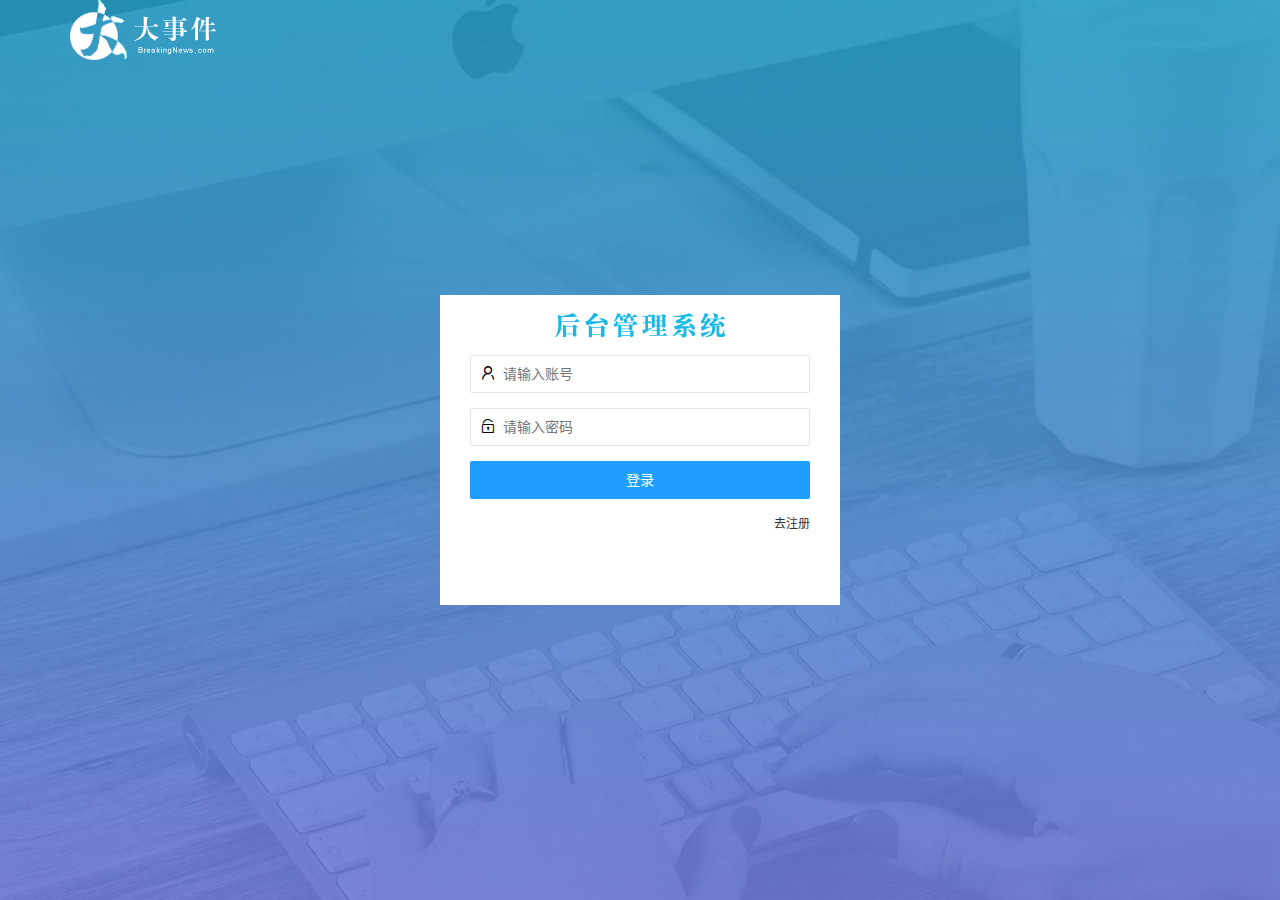
<file: login.html>
<!DOCTYPE html>
<html lang="zh-CN">

<head>
    <meta charset="UTF-8">
    <meta name="viewport" content="width=device-width, initial-scale=1.0">
    <title>注册登录页面3</title>
    <link rel="stylesheet" href="/assets/lib/layui/css/layui.css">
    <link rel="stylesheet" href="/assets/css/login.css">
</head>

<body>
    <div class="layui-main">
        <img src="/assets/images/logo.png" alt="">
    </div>
    <div class="loginAndRegbox">
        <div class="title-box"></div>

        <div class="login-box">

            <form id="form_login" class="layui-form" action="">
                <div class="layui-form-item">
                    <i class="layui-icon layui-icon-username"></i>
                    <input type="text" name="username" required lay-verify="required" placeholder="请输入账号"
                        autocomplete="off" class="layui-input">
                </div>
                <div class="layui-form-item">
                    <i class="layui-icon layui-icon-password"></i>
                    <input type="text" name="password" required lay-verify="required" placeholder="请输入密码"
                        autocomplete="off" class="layui-input">
                </div>
                <div class="layui-form-item">
                    <button lay-submit class="layui-btn layui-btn-fluid layui-btn-normal"
                        lay-filter="formDemo">登录</button>
                </div>
                <div class="layui-form-item links">
                    <a id="link_reg" href="javascript:;">去注册</a>
                </div>
            </form>
        </div>
        <div class="reg-box" style="display: none;">
            <form class="layui-form" id="form_reg" action="">
                <div class="layui-form-item">
                    <i class="layui-icon layui-icon-username"></i>
                    <input type="text" name="username" required lay-verify="required" placeholder="请输入账号"
                        autocomplete="off" class="layui-input">
                </div>
                <div class="layui-form-item">
                    <i class="layui-icon layui-icon-password"></i>
                    <input type="text" name="password" required lay-verify="required|pwd" placeholder="请输入密码"
                        autocomplete="off" class="layui-input">
                </div>
                <div class="layui-form-item">
                    <i class="layui-icon layui-icon-password"></i>
                    <input type="text" name="repassword" required lay-verify="required|pwd|repwd" placeholder="请输入密码"
                        autocomplete="off" class="layui-input">
                </div>
                <div class="layui-form-item">
                    <button lay-submit class="layui-btn layui-btn-fluid layui-btn-normal"
                        lay-filter="formDemo">注册</button>
                </div>
                <div class="layui-form-item links">
                    <a id="link_login" href="javascript:;">去登录</a>
                </div>
            </form>
        </div>
    </div>
</body>
<script src="/assets/lib/layui/layui.all.js"></script>
<script src="/assets/lib/jquery.js"></script>
<script src="/assets/js/baseAPI.js"></script>
<script src="/assets/js/login.js"></script>

</html>
</file>
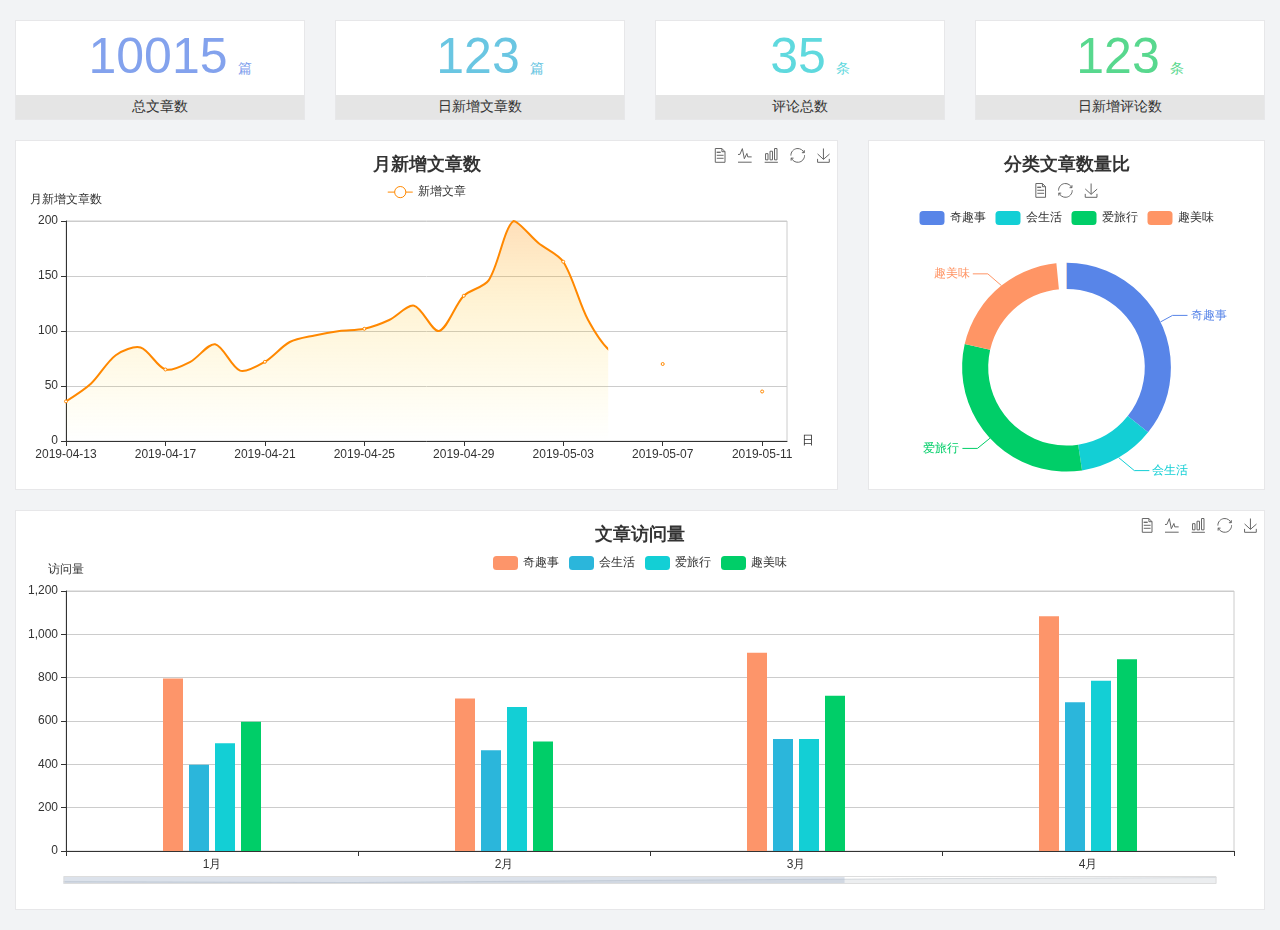
<file: home/dashboard.html>
<!DOCTYPE html>
<html lang="en">

<head>
  <meta charset="UTF-8">
  <meta name="viewport" content="width=device-width, initial-scale=1.0">
  <meta http-equiv="X-UA-Compatible" content="ie=edge">
  <title>图表统计</title>
  <link rel="stylesheet" href="../assets/lib/bootstrap.css" />
  <link rel="stylesheet" href="../assets/lib/main.css" />
  <script src="../assets/lib/jquery.js"></script>
  <script type="text/javascript" src="../assets/lib/echarts.min.js"></script>
</head>

<body>
  <div class="container-fluid">
    <div class="row spannel_list">
      <div class="col-sm-3 col-xs-6">
        <div class="spannel">
          <em>10015</em><span>篇</span>
          <b>总文章数</b>
        </div>
      </div>
      <div class="col-sm-3 col-xs-6">
        <div class="spannel scolor01">
          <em>123</em><span>篇</span>
          <b>日新增文章数</b>
        </div>
      </div>
      <div class="col-sm-3 col-xs-6">
        <div class="spannel scolor02">
          <em>35</em><span>条</span>
          <b>评论总数</b>
        </div>
      </div>
      <div class="col-sm-3 col-xs-6">
        <div class="spannel scolor03">
          <em>123</em><span>条</span>
          <b>日新增评论数</b>
        </div>
      </div>
    </div>
  </div>

  <div class="container-fluid">
    <div class="row curve-pie">
      <div class="col-lg-8 col-md-8">
        <div class="gragh_pannel" id="curve_show"></div>
      </div>
      <div class="col-lg-4 col-md-4">
        <div class="gragh_pannel" id="pie_show"></div>
      </div>
    </div>
  </div>

  <div class="container-fluid">
    <div class="column_pannel" id="column_show"></div>
  </div>

  <script>
    var oChart = echarts.init(document.getElementById('curve_show'));
    var aList_all = [
      { 'count': 36, 'date': '2019-04-13' },
      { 'count': 52, 'date': '2019-04-14' },
      { 'count': 78, 'date': '2019-04-15' },
      { 'count': 85, 'date': '2019-04-16' },
      { 'count': 65, 'date': '2019-04-17' },
      { 'count': 72, 'date': '2019-04-18' },
      { 'count': 88, 'date': '2019-04-19' },
      { 'count': 64, 'date': '2019-04-20' },
      { 'count': 72, 'date': '2019-04-21' },
      { 'count': 90, 'date': '2019-04-22' },
      { 'count': 96, 'date': '2019-04-23' },
      { 'count': 100, 'date': '2019-04-24' },
      { 'count': 102, 'date': '2019-04-25' },
      { 'count': 110, 'date': '2019-04-26' },
      { 'count': 123, 'date': '2019-04-27' },
      { 'count': 100, 'date': '2019-04-28' },
      { 'count': 132, 'date': '2019-04-29' },
      { 'count': 146, 'date': '2019-04-30' },
      { 'count': 200, 'date': '2019-05-01' },
      { 'count': 180, 'date': '2019-05-02' },
      { 'count': 163, 'date': '2019-05-03' },
      { 'count': 110, 'date': '2019-05-04' },
      { 'count': 80, 'date': '2019-05-05' },
      { 'count': 82, 'date': '2019-05-06' },
      { 'count': 70, 'date': '2019-05-07' },
      { 'count': 65, 'date': '2019-05-08' },
      { 'count': 54, 'date': '2019-05-09' },
      { 'count': 40, 'date': '2019-05-10' },
      { 'count': 45, 'date': '2019-05-11' },
      { 'count': 38, 'date': '2019-05-12' },
    ];

    let aCount = [];
    let aDate = [];

    for (var i = 0; i < aList_all.length; i++) {
      aCount.push(aList_all[i].count);
      aDate.push(aList_all[i].date);
    }

    var chartopt = {
      title: {
        text: '月新增文章数',
        left: 'center',
        top: '10'
      },
      tooltip: {
        trigger: 'axis'
      },
      legend: {
        data: ['新增文章'],
        top: '40'
      },
      toolbox: {
        show: true,
        feature: {
          mark: { show: true },
          dataView: { show: true, readOnly: false },
          magicType: { show: true, type: ['line', 'bar'] },
          restore: { show: true },
          saveAsImage: { show: true }
        }
      },
      calculable: true,
      xAxis: [
        {
          name: '日',
          type: 'category',
          boundaryGap: false,
          data: aDate
        }
      ],
      yAxis: [
        {
          name: '月新增文章数',
          type: 'value'
        }
      ],
      series: [
        {
          name: '新增文章',
          type: 'line',
          smooth: true,
          itemStyle: { normal: { areaStyle: { type: 'default' }, color: '#f80' }, lineStyle: { color: '#f80' } },
          data: aCount
        }],
      areaStyle: {
        normal: {
          color: new echarts.graphic.LinearGradient(0, 0, 0, 1, [{
            offset: 0,
            color: 'rgba(255,136,0,0.39)'
          }, {
            offset: .34,
            color: 'rgba(255,180,0,0.25)'
          }, {
            offset: 1,
            color: 'rgba(255,222,0,0.00)'
          }])

        }
      },
      grid: {
        show: true,
        x: 50,
        x2: 50,
        y: 80,
        height: 220
      }
    };

    oChart.setOption(chartopt);


    var oPie = echarts.init(document.getElementById('pie_show'));
    var oPieopt =
    {
      title: {
        top: 10,
        text: '分类文章数量比',
        x: 'center'
      },
      tooltip: {
        trigger: 'item',
        formatter: "{a} <br/>{b} : {c} ({d}%)"
      },
      color: ['#5885e8', '#13cfd5', '#00ce68', '#ff9565'],
      legend: {
        x: 'center',
        top: 65,
        data: ['奇趣事', '会生活', '爱旅行', '趣美味']
      },
      toolbox: {
        show: true,
        x: 'center',
        top: 35,
        feature: {
          mark: { show: true },
          dataView: { show: true, readOnly: false },
          magicType: {
            show: true,
            type: ['pie', 'funnel'],
            option: {
              funnel: {
                x: '25%',
                width: '50%',
                funnelAlign: 'left',
                max: 1548
              }
            }
          },
          restore: { show: true },
          saveAsImage: { show: true }
        }
      },
      calculable: true,
      series: [
        {
          name: '访问来源',
          type: 'pie',
          radius: ['45%', '60%'],
          center: ['50%', '65%'],
          data: [
            { value: 300, name: '奇趣事' },
            { value: 100, name: '会生活' },
            { value: 260, name: '爱旅行' },
            { value: 180, name: '趣美味' }
          ]
        }
      ]
    };
    oPie.setOption(oPieopt);



    var oColumn = this.echarts.init(document.getElementById('column_show'));
    var oColumnopt =
    {
      title: {
        text: '文章访问量',
        left: 'center',
        top: '10'
      },
      tooltip: {
        trigger: 'axis'
      },
      legend: {
        data: ['奇趣事', '会生活', '爱旅行', '趣美味'],
        top: '40'
      },
      toolbox: {
        show: true,
        feature: {
          mark: { show: true },
          dataView: { show: true, readOnly: false },
          magicType: { show: true, type: ['line', 'bar'] },
          restore: { show: true },
          saveAsImage: { show: true }
        }
      },
      calculable: true,
      xAxis: [
        {
          type: 'category',
          data: ['1月', '2月', '3月', '4月', '5月']
        }
      ],
      yAxis: [
        {
          name: '访问量',
          type: 'value'
        }
      ],
      series: [
        {
          name: '奇趣事',
          type: 'bar',
          barWidth: 20,
          itemStyle: {
            normal: { areaStyle: { type: 'default' }, color: '#fd956a' }
          },
          data: [800, 708, 920, 1090, 1200]
        },
        {
          name: '会生活',
          type: 'bar',
          barWidth: 20,
          itemStyle: {
            normal: { areaStyle: { type: 'default' }, color: '#2bb6db' }
          },
          data: [400, 468, 520, 690, 800]
        },
        {
          name: '爱旅行',
          type: 'bar',
          barWidth: 20,
          itemStyle: {
            normal: { areaStyle: { type: 'default' }, color: '#13cfd5' }
          },
          data: [500, 668, 520, 790, 900]
        },
        {
          name: '趣美味',
          type: 'bar',
          barWidth: 20,
          itemStyle: {
            normal: { areaStyle: { type: 'default' }, color: '#00ce68' }
          },
          data: [600, 508, 720, 890, 1000]
        }
      ],
      grid: {
        show: true,
        x: 50,
        x2: 30,
        y: 80,
        height: 260
      },
      dataZoom: [//给x轴设置滚动条
        {
          start: 0,//默认为0
          end: 100 - 1000 / 31,//默认为100
          type: 'slider',
          show: true,
          xAxisIndex: [0],
          handleSize: 0,//滑动条的 左右2个滑动条的大小
          height: 8,//组件高度
          left: 45, //左边的距离
          right: 50,//右边的距离
          bottom: 26,//右边的距离
          handleColor: '#ddd',//h滑动图标的颜色
          handleStyle: {
            borderColor: "#cacaca",
            borderWidth: "1",
            shadowBlur: 2,
            background: "#ddd",
            shadowColor: "#ddd",
          }
        }]
    };
    oColumn.setOption(oColumnopt);
  </script>
</body>

</html>
</file>
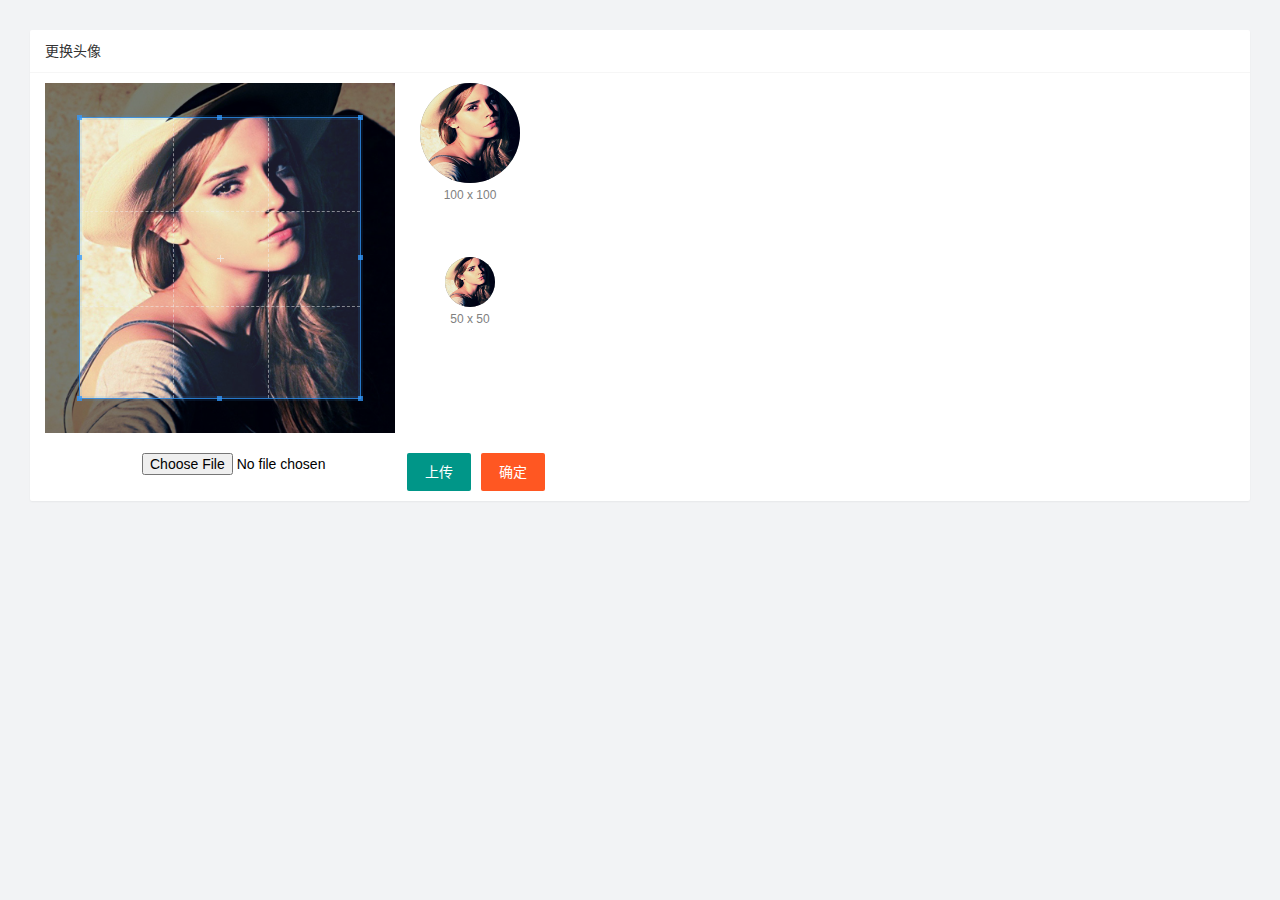
<file: user/user_avatar.html>
<!DOCTYPE html>
<html lang="zh-CN">

<head>
    <meta charset="UTF-8">
    <meta name="viewport" content="width=device-width, initial-scale=1.0">
    <title>更换头像3</title>
    <!-- 引入layui  css文件 -->
    <link rel="stylesheet" href="/assets/lib/layui/css/layui.css">
    <!--  导入 cropper.css 样式表： -->
    <link rel="stylesheet" href="/assets/lib/cropper/cropper.css" />
    <!-- 引入自己的css文件 -->
    <link rel="stylesheet" href="/assets/css/user/user_avatar.css">
</head>

<body>
    <div class="layui-card">
        <div class="layui-card-header">更换头像</div>
        <div class="layui-card-body">
            <!-- 第一行的图片裁剪和预览区域 -->
            <div class="row1">
                <!-- 图片裁剪区域 -->
                <div class="cropper-box">
                    <!-- 这个 img 标签很重要，将来会把它初始化为裁剪区域 -->
                    <img id="image" src="/assets/images/sample.jpg" />
                </div>
                <!-- 图片的预览区域 -->
                <div class="preview-box">
                    <div>
                        <!-- 宽高为 100px 的预览区域 -->
                        <div class="img-preview w100"></div>
                        <p class="size">100 x 100</p>
                    </div>
                    <div>
                        <!-- 宽高为 50px 的预览区域 -->
                        <div class="img-preview w50"></div>
                        <p class="size">50 x 50</p>
                    </div>
                </div>
            </div>

            <!-- 第二行的按钮区域 -->
            <div class="row2">
                <input type="file" id="file" accept="image/png,image/jpeg">
                <button type="button" class="layui-btn" id="btnChoseImage">上传</button>
                <button type="button" class="layui-btn layui-btn-danger" id="btnUpload">确定</button>

            </div>
        </div>
    </div>
</body>
<!-- 引入layui   js -->
<script src="/assets/lib/layui/layui.all.js"></script>
<!-- 引入jquery -->
<script src="/assets/lib/jquery.js"></script>
<!-- 引入请求拦截处理js文件 -->
<script src="/assets/js/baseAPI.js"></script>
<!-- 引入 Cropper.js文件-->
<script src="/assets/lib/cropper/Cropper.js"></script>
<script src="/assets/lib/cropper/jquery-cropper.js"></script>
<!-- 引入自己的js文件 -->
<script src="/assets/js/user/user_avatar.js"></script>

</html>
</file>
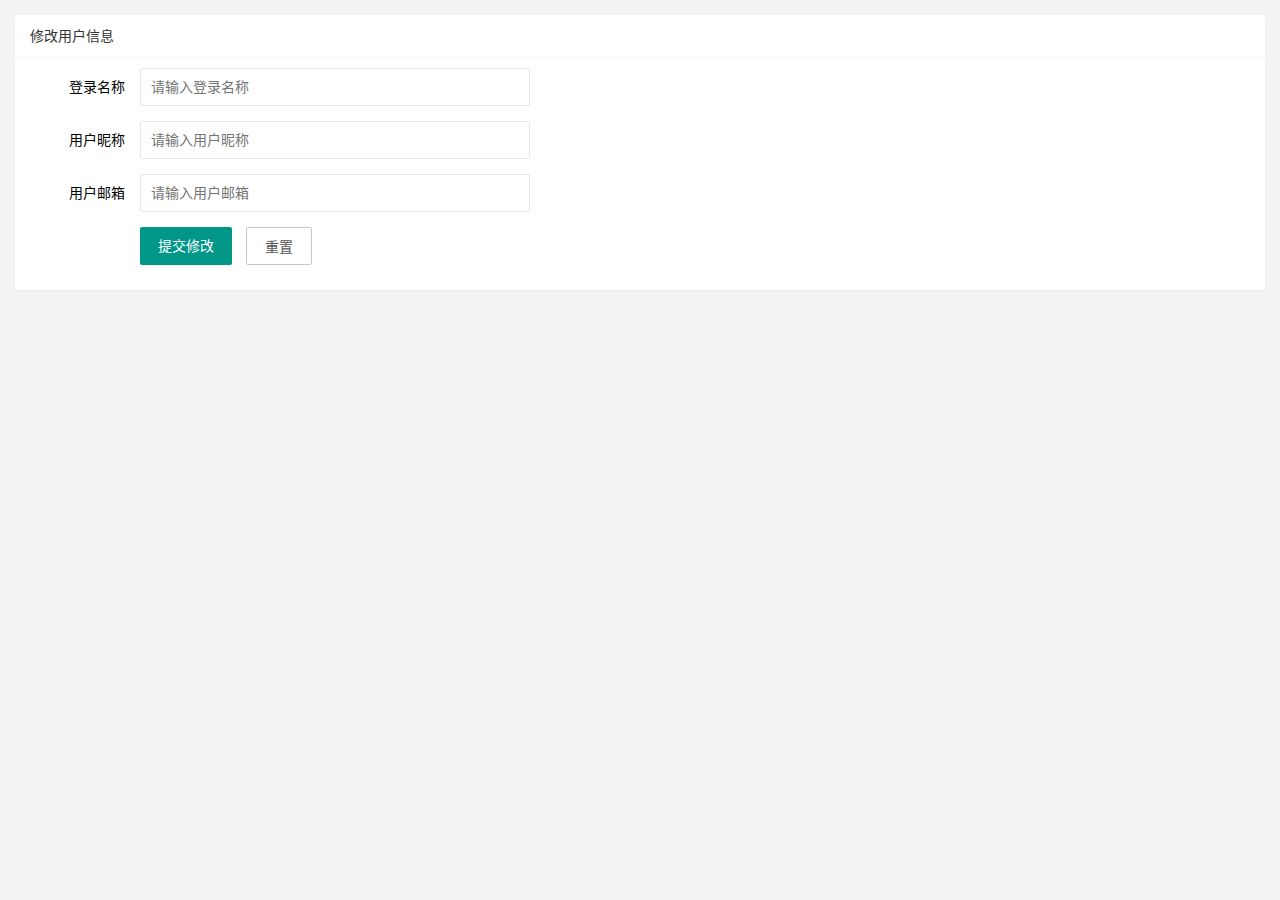
<file: user/user_info.html>
<!DOCTYPE html>
<html lang="zh-CN">

<head>
    <meta charset="UTF-8">
    <meta name="viewport" content="width=device-width, initial-scale=1.0">
    <title>基本资料3</title>
    <!-- 引入layui css文件 -->
    <link rel="stylesheet" href="/assets/lib/layui/css/layui.css">
    <!-- 引入自己的css文件 -->
    <link rel="stylesheet" href="/assets/css/user/user_info.css">
</head>

<body>
    <div class="layui-card">
        <div class="layui-card-header">修改用户信息</div>
        <div class="layui-card-body">
            <form class="layui-form" lay-filter="formUserInfo">
                <div class="layui-form-item">
                    <label class="layui-form-label">登录名称</label>
                    <div class="layui-input-block">
                        <input type="text" name="username" required lay-verify="required" placeholder="请输入登录名称"
                            autocomplete="off" class="layui-input">
                    </div>
                </div>
                <div class="layui-form-item">
                    <label class="layui-form-label">用户昵称</label>
                    <div class="layui-input-block">
                        <input type="text" name="nickname" required lay-verify="required|nickname" placeholder="请输入用户昵称"
                            autocomplete="off" class="layui-input">
                    </div>
                </div>
                <div class="layui-form-item">
                    <label class="layui-form-label">用户邮箱</label>
                    <div class="layui-input-block">
                        <input type="text" name="email" required lay-verify="required" placeholder="请输入用户邮箱"
                            autocomplete="off" class="layui-input">
                    </div>
                </div>
                <div class="layui-form-item">
                    <div class="layui-input-block">
                        <button class="layui-btn" lay-submit lay-filter="formDemo">提交修改</button>
                        <button type="reset" class="layui-btn layui-btn-primary" id="btnReset">重置</button>
                    </div>
                </div>
            </form>
        </div>
    </div>
</body>
<!-- 引入layui  js -->
<script src="/assets/lib/layui/layui.all.js"></script>
<!-- 引入jQuery -->
<script src="/assets/lib/jquery.js"></script>
<!-- 引入baseAPI.js 请求处理文件 -->
<script src="/assets/js/baseAPI.js"></script>
<!-- 引入自己js -->
<script src="/assets/js/user/user_info.js"></script>

</html>
</file>
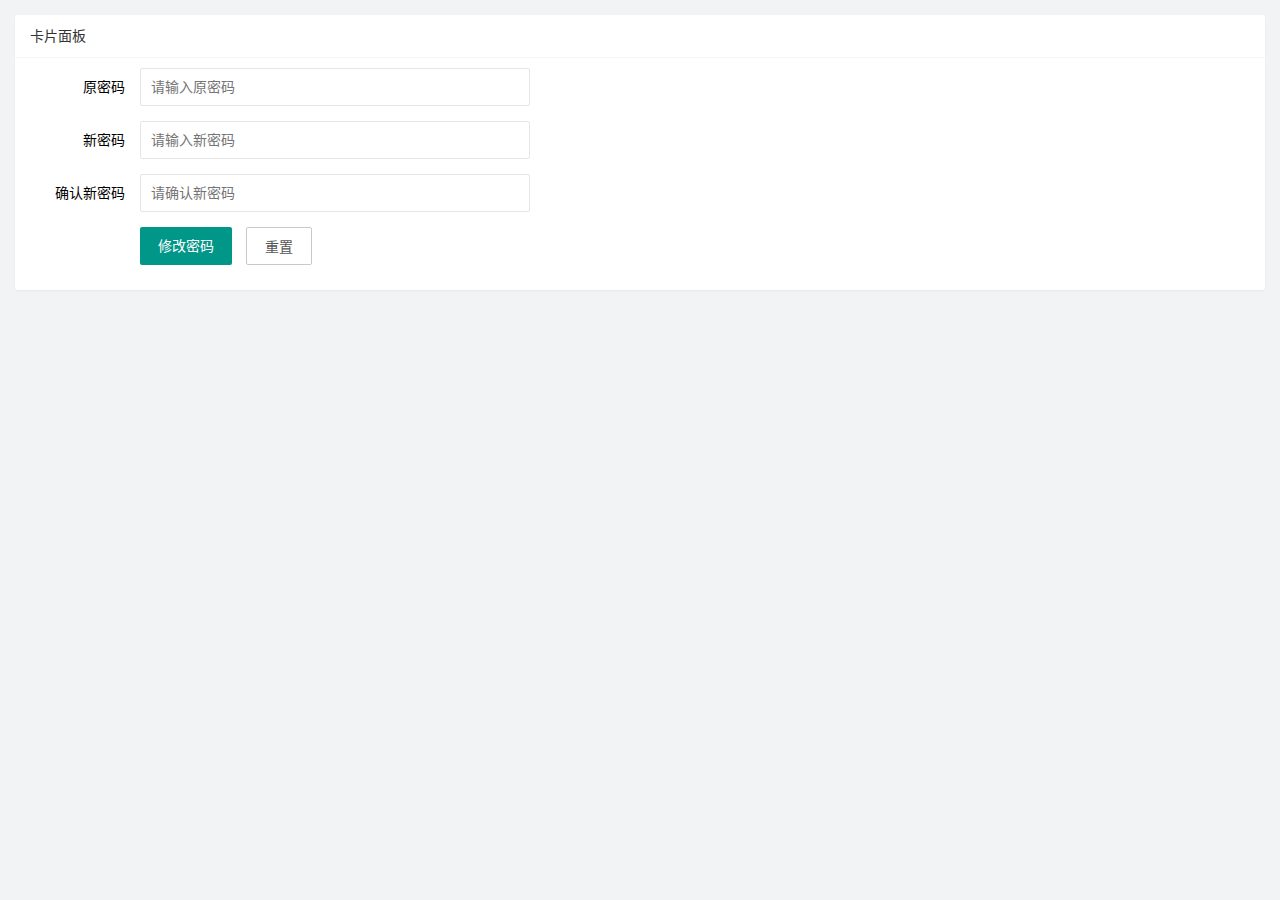
<file: user/user_pwd.html>
<!DOCTYPE html>
<html lang="zh-CN">

<head>
    <meta charset="UTF-8">
    <meta name="viewport" content="width=device-width, initial-scale=1.0">
    <title>重置密码3</title>
    <!-- 引入layui  css文件 -->
    <link rel="stylesheet" href="/assets/lib/layui/css/layui.css">
    <!-- 引入自己的css文件 -->
    <link rel="stylesheet" href="/assets/css/user/user_pwd.css">
</head>

<body>
    <div class="layui-card">
        <div class="layui-card-header">卡片面板</div>
        <div class="layui-card-body">
            <form class="layui-form" action="">
                <div class="layui-form-item">
                    <label class="layui-form-label">原密码</label>
                    <div class="layui-input-block">
                        <input type="text" name="oldPwd" required lay-verify="required|pwd" placeholder="请输入原密码"
                            autocomplete="off" class="layui-input">
                    </div>
                </div>
                <div class="layui-form-item">
                    <label class="layui-form-label">新密码</label>
                    <div class="layui-input-block">
                        <input type="text" name="newPwd" required lay-verify="required|pwd|samePwd" placeholder="请输入新密码"
                            autocomplete="off" class="layui-input">
                    </div>
                </div>
                <div class="layui-form-item">
                    <label class="layui-form-label">确认新密码</label>
                    <div class="layui-input-block">
                        <input type="text" name="rePwd" required lay-verify="required|pwd|rePwd" placeholder="请确认新密码"
                            autocomplete="off" class="layui-input">
                    </div>
                </div>
                <div class="layui-form-item">
                    <div class="layui-input-block">
                        <button class="layui-btn" lay-submit lay-filter="formDemo">修改密码</button>
                        <button type="reset" class="layui-btn layui-btn-primary">重置</button>
                    </div>
                </div>
            </form>
        </div>
    </div>
</body>
<!-- 引入layui   js -->
<script src="/assets/lib/layui/layui.all.js"></script>
<!-- 引入jquery -->
<script src="/assets/lib/jquery.js"></script>
<!-- 引入请求拦截处理js文件 -->
<script src="/assets/js/baseAPI.js"></script>
<!-- 引入自己的js文件 -->
<script src="/assets/js/user/user_pwd.js"></script>

</html>
</file>
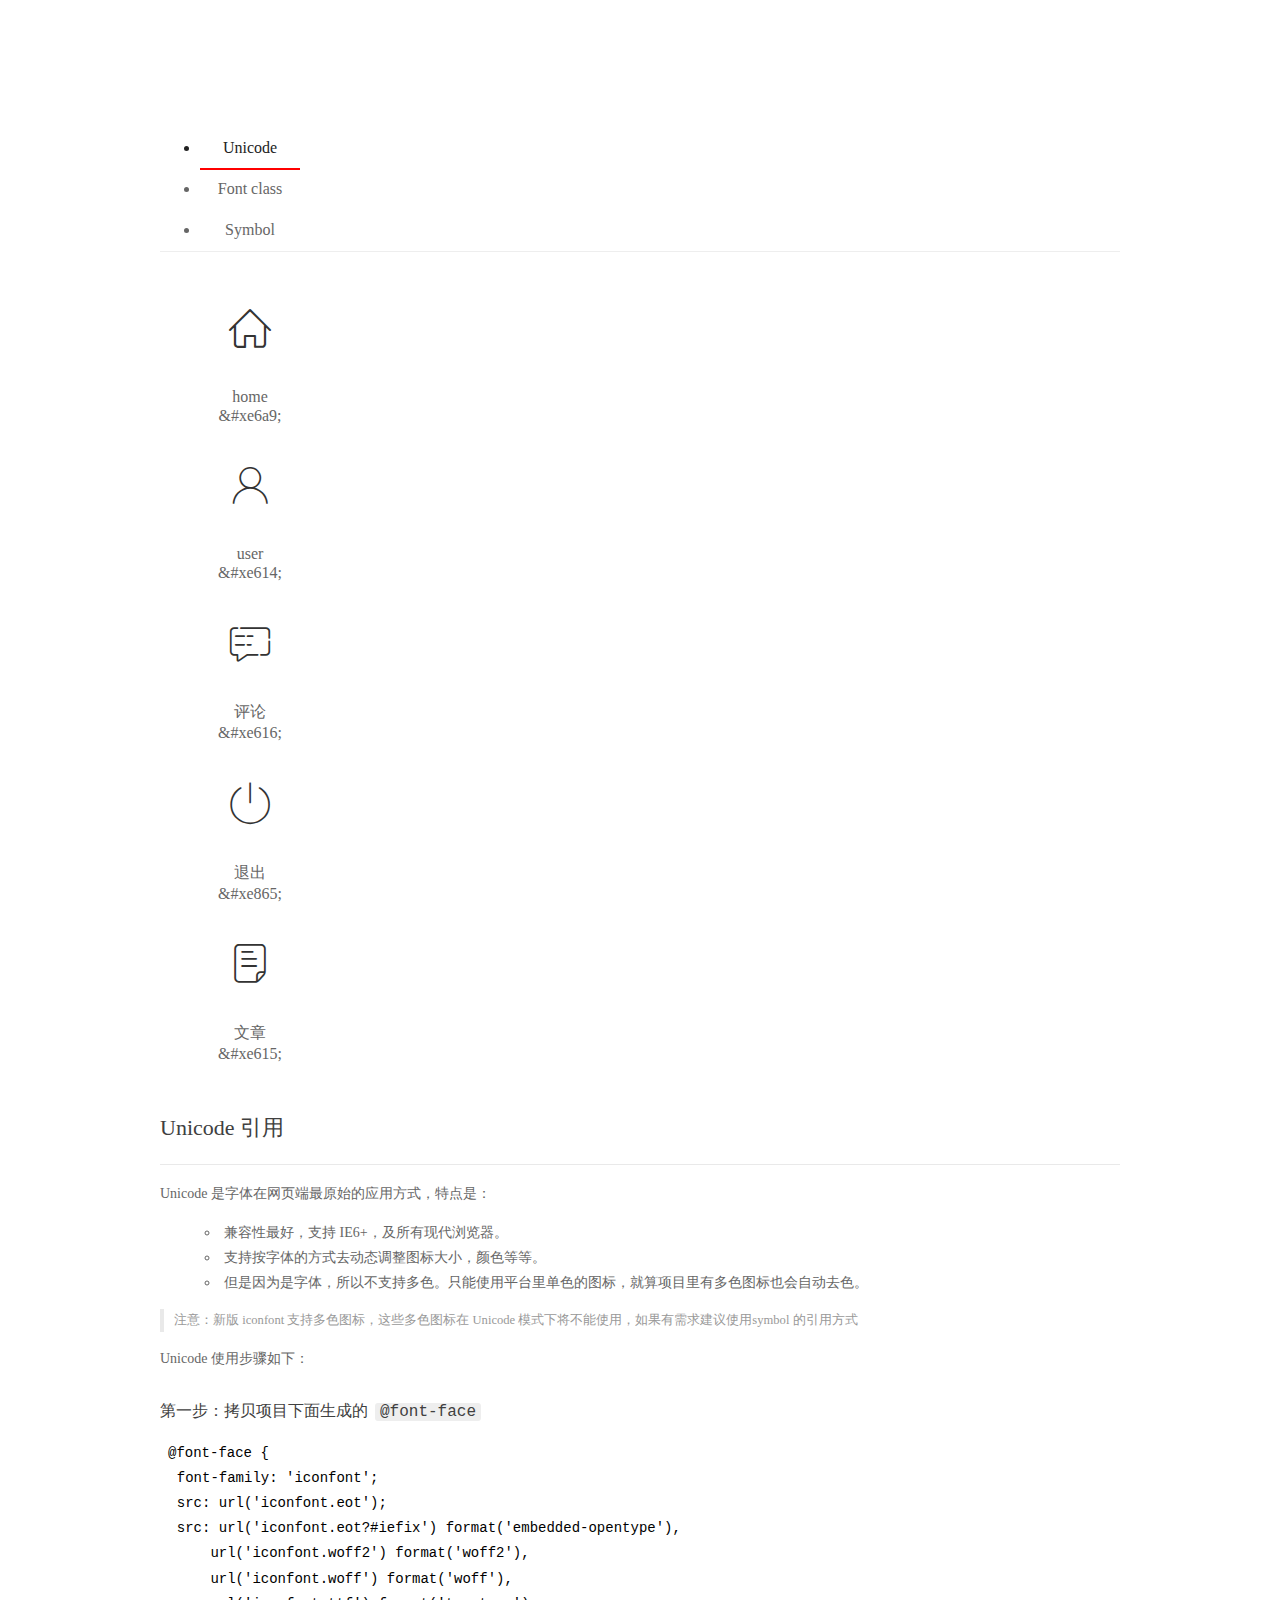
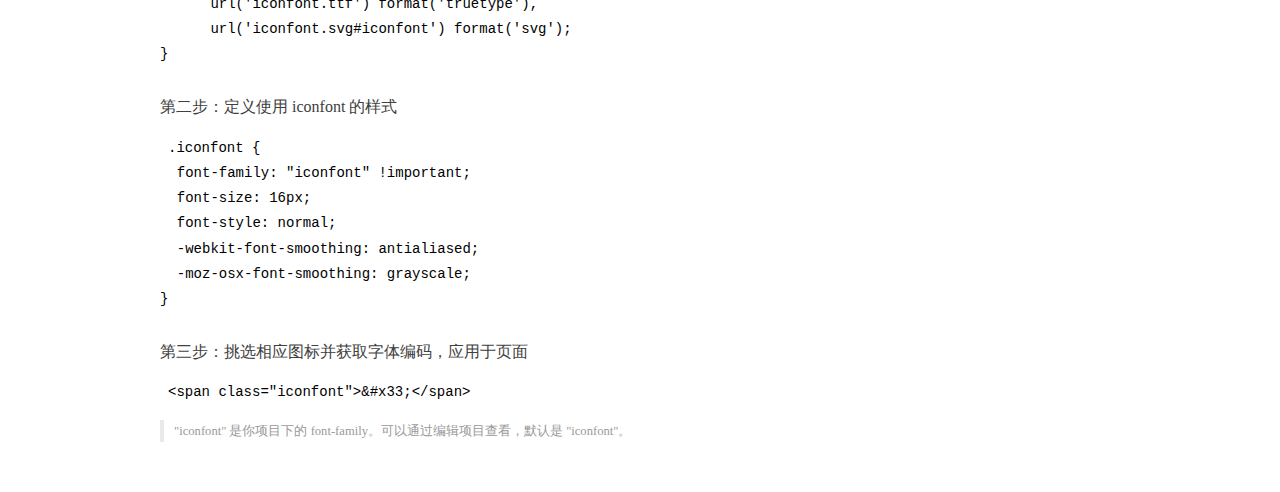
<file: assets/fonts/demo_index.html>
<!DOCTYPE html>
<html>
<head>
  <meta charset="utf-8"/>
  <title>IconFont Demo</title>
  <link rel="shortcut icon" href="https://gtms04.alicdn.com/tps/i4/TB1_oz6GVXXXXaFXpXXJDFnIXXX-64-64.ico" type="image/x-icon"/>
  <link rel="stylesheet" href="https://g.alicdn.com/thx/cube/1.3.2/cube.min.css">
  <link rel="stylesheet" href="demo.css">
  <link rel="stylesheet" href="iconfont.css">
  <script src="iconfont.js"></script>
  <!-- jQuery -->
  <script src="https://a1.alicdn.com/oss/uploads/2018/12/26/7bfddb60-08e8-11e9-9b04-53e73bb6408b.js"></script>
  <!-- 代码高亮 -->
  <script src="https://a1.alicdn.com/oss/uploads/2018/12/26/a3f714d0-08e6-11e9-8a15-ebf944d7534c.js"></script>
</head>
<body>
  <div class="main">
    <h1 class="logo"><a href="https://www.iconfont.cn/" title="iconfont 首页" target="_blank">&#xe86b;</a></h1>
    <div class="nav-tabs">
      <ul id="tabs" class="dib-box">
        <li class="dib active"><span>Unicode</span></li>
        <li class="dib"><span>Font class</span></li>
        <li class="dib"><span>Symbol</span></li>
      </ul>
      
    </div>
    <div class="tab-container">
      <div class="content unicode" style="display: block;">
          <ul class="icon_lists dib-box">
          
            <li class="dib">
              <span class="icon iconfont">&#xe6a9;</span>
                <div class="name">home</div>
                <div class="code-name">&amp;#xe6a9;</div>
              </li>
          
            <li class="dib">
              <span class="icon iconfont">&#xe614;</span>
                <div class="name">user</div>
                <div class="code-name">&amp;#xe614;</div>
              </li>
          
            <li class="dib">
              <span class="icon iconfont">&#xe616;</span>
                <div class="name">评论</div>
                <div class="code-name">&amp;#xe616;</div>
              </li>
          
            <li class="dib">
              <span class="icon iconfont">&#xe865;</span>
                <div class="name">退出</div>
                <div class="code-name">&amp;#xe865;</div>
              </li>
          
            <li class="dib">
              <span class="icon iconfont">&#xe615;</span>
                <div class="name">文章</div>
                <div class="code-name">&amp;#xe615;</div>
              </li>
          
          </ul>
          <div class="article markdown">
          <h2 id="unicode-">Unicode 引用</h2>
          <hr>

          <p>Unicode 是字体在网页端最原始的应用方式，特点是：</p>
          <ul>
            <li>兼容性最好，支持 IE6+，及所有现代浏览器。</li>
            <li>支持按字体的方式去动态调整图标大小，颜色等等。</li>
            <li>但是因为是字体，所以不支持多色。只能使用平台里单色的图标，就算项目里有多色图标也会自动去色。</li>
          </ul>
          <blockquote>
            <p>注意：新版 iconfont 支持多色图标，这些多色图标在 Unicode 模式下将不能使用，如果有需求建议使用symbol 的引用方式</p>
          </blockquote>
          <p>Unicode 使用步骤如下：</p>
          <h3 id="-font-face">第一步：拷贝项目下面生成的 <code>@font-face</code></h3>
<pre><code class="language-css"
>@font-face {
  font-family: 'iconfont';
  src: url('iconfont.eot');
  src: url('iconfont.eot?#iefix') format('embedded-opentype'),
      url('iconfont.woff2') format('woff2'),
      url('iconfont.woff') format('woff'),
      url('iconfont.ttf') format('truetype'),
      url('iconfont.svg#iconfont') format('svg');
}
</code></pre>
          <h3 id="-iconfont-">第二步：定义使用 iconfont 的样式</h3>
<pre><code class="language-css"
>.iconfont {
  font-family: "iconfont" !important;
  font-size: 16px;
  font-style: normal;
  -webkit-font-smoothing: antialiased;
  -moz-osx-font-smoothing: grayscale;
}
</code></pre>
          <h3 id="-">第三步：挑选相应图标并获取字体编码，应用于页面</h3>
<pre>
<code class="language-html"
>&lt;span class="iconfont"&gt;&amp;#x33;&lt;/span&gt;
</code></pre>
          <blockquote>
            <p>"iconfont" 是你项目下的 font-family。可以通过编辑项目查看，默认是 "iconfont"。</p>
          </blockquote>
          </div>
      </div>
      <div class="content font-class">
        <ul class="icon_lists dib-box">
          
          <li class="dib">
            <span class="icon iconfont icon-home"></span>
            <div class="name">
              home
            </div>
            <div class="code-name">.icon-home
            </div>
          </li>
          
          <li class="dib">
            <span class="icon iconfont icon-user"></span>
            <div class="name">
              user
            </div>
            <div class="code-name">.icon-user
            </div>
          </li>
          
          <li class="dib">
            <span class="icon iconfont icon-pinglun"></span>
            <div class="name">
              评论
            </div>
            <div class="code-name">.icon-pinglun
            </div>
          </li>
          
          <li class="dib">
            <span class="icon iconfont icon-tuichu"></span>
            <div class="name">
              退出
            </div>
            <div class="code-name">.icon-tuichu
            </div>
          </li>
          
          <li class="dib">
            <span class="icon iconfont icon-16"></span>
            <div class="name">
              文章
            </div>
            <div class="code-name">.icon-16
            </div>
          </li>
          
        </ul>
        <div class="article markdown">
        <h2 id="font-class-">font-class 引用</h2>
        <hr>

        <p>font-class 是 Unicode 使用方式的一种变种，主要是解决 Unicode 书写不直观，语意不明确的问题。</p>
        <p>与 Unicode 使用方式相比，具有如下特点：</p>
        <ul>
          <li>兼容性良好，支持 IE8+，及所有现代浏览器。</li>
          <li>相比于 Unicode 语意明确，书写更直观。可以很容易分辨这个 icon 是什么。</li>
          <li>因为使用 class 来定义图标，所以当要替换图标时，只需要修改 class 里面的 Unicode 引用。</li>
          <li>不过因为本质上还是使用的字体，所以多色图标还是不支持的。</li>
        </ul>
        <p>使用步骤如下：</p>
        <h3 id="-fontclass-">第一步：引入项目下面生成的 fontclass 代码：</h3>
<pre><code class="language-html">&lt;link rel="stylesheet" href="./iconfont.css"&gt;
</code></pre>
        <h3 id="-">第二步：挑选相应图标并获取类名，应用于页面：</h3>
<pre><code class="language-html">&lt;span class="iconfont icon-xxx"&gt;&lt;/span&gt;
</code></pre>
        <blockquote>
          <p>"
            iconfont" 是你项目下的 font-family。可以通过编辑项目查看，默认是 "iconfont"。</p>
        </blockquote>
      </div>
      </div>
      <div class="content symbol">
          <ul class="icon_lists dib-box">
          
            <li class="dib">
                <svg class="icon svg-icon" aria-hidden="true">
                  <use xlink:href="#icon-home"></use>
                </svg>
                <div class="name">home</div>
                <div class="code-name">#icon-home</div>
            </li>
          
            <li class="dib">
                <svg class="icon svg-icon" aria-hidden="true">
                  <use xlink:href="#icon-user"></use>
                </svg>
                <div class="name">user</div>
                <div class="code-name">#icon-user</div>
            </li>
          
            <li class="dib">
                <svg class="icon svg-icon" aria-hidden="true">
                  <use xlink:href="#icon-pinglun"></use>
                </svg>
                <div class="name">评论</div>
                <div class="code-name">#icon-pinglun</div>
            </li>
          
            <li class="dib">
                <svg class="icon svg-icon" aria-hidden="true">
                  <use xlink:href="#icon-tuichu"></use>
                </svg>
                <div class="name">退出</div>
                <div class="code-name">#icon-tuichu</div>
            </li>
          
            <li class="dib">
                <svg class="icon svg-icon" aria-hidden="true">
                  <use xlink:href="#icon-16"></use>
                </svg>
                <div class="name">文章</div>
                <div class="code-name">#icon-16</div>
            </li>
          
          </ul>
          <div class="article markdown">
          <h2 id="symbol-">Symbol 引用</h2>
          <hr>

          <p>这是一种全新的使用方式，应该说这才是未来的主流，也是平台目前推荐的用法。相关介绍可以参考这篇<a href="">文章</a>
            这种用法其实是做了一个 SVG 的集合，与另外两种相比具有如下特点：</p>
          <ul>
            <li>支持多色图标了，不再受单色限制。</li>
            <li>通过一些技巧，支持像字体那样，通过 <code>font-size</code>, <code>color</code> 来调整样式。</li>
            <li>兼容性较差，支持 IE9+，及现代浏览器。</li>
            <li>浏览器渲染 SVG 的性能一般，还不如 png。</li>
          </ul>
          <p>使用步骤如下：</p>
          <h3 id="-symbol-">第一步：引入项目下面生成的 symbol 代码：</h3>
<pre><code class="language-html">&lt;script src="./iconfont.js"&gt;&lt;/script&gt;
</code></pre>
          <h3 id="-css-">第二步：加入通用 CSS 代码（引入一次就行）：</h3>
<pre><code class="language-html">&lt;style&gt;
.icon {
  width: 1em;
  height: 1em;
  vertical-align: -0.15em;
  fill: currentColor;
  overflow: hidden;
}
&lt;/style&gt;
</code></pre>
          <h3 id="-">第三步：挑选相应图标并获取类名，应用于页面：</h3>
<pre><code class="language-html">&lt;svg class="icon" aria-hidden="true"&gt;
  &lt;use xlink:href="#icon-xxx"&gt;&lt;/use&gt;
&lt;/svg&gt;
</code></pre>
          </div>
      </div>

    </div>
  </div>
  <script>
  $(document).ready(function () {
      $('.tab-container .content:first').show()

      $('#tabs li').click(function (e) {
        var tabContent = $('.tab-container .content')
        var index = $(this).index()

        if ($(this).hasClass('active')) {
          return
        } else {
          $('#tabs li').removeClass('active')
          $(this).addClass('active')

          tabContent.hide().eq(index).fadeIn()
        }
      })
    })
  </script>
</body>
</html>
</file>
<file: assets/lib/layui/css/layui.css>
/** layui-v2.5.5 MIT License By https://www.layui.com */
 .layui-inline,img{display:inline-block;vertical-align:middle}h1,h2,h3,h4,h5,h6{font-weight:400}.layui-edge,.layui-header,.layui-inline,.layui-main{position:relative}.layui-body,.layui-edge,.layui-elip{overflow:hidden}.layui-btn,.layui-edge,.layui-inline,img{vertical-align:middle}.layui-btn,.layui-disabled,.layui-icon,.layui-unselect{-moz-user-select:none;-webkit-user-select:none;-ms-user-select:none}.layui-elip,.layui-form-checkbox span,.layui-form-pane .layui-form-label{text-overflow:ellipsis;white-space:nowrap}.layui-breadcrumb,.layui-tree-btnGroup{visibility:hidden}blockquote,body,button,dd,div,dl,dt,form,h1,h2,h3,h4,h5,h6,input,li,ol,p,pre,td,textarea,th,ul{margin:0;padding:0;-webkit-tap-highlight-color:rgba(0,0,0,0)}a:active,a:hover{outline:0}img{border:none}li{list-style:none}table{border-collapse:collapse;border-spacing:0}h4,h5,h6{font-size:100%}button,input,optgroup,option,select,textarea{font-family:inherit;font-size:inherit;font-style:inherit;font-weight:inherit;outline:0}pre{white-space:pre-wrap;white-space:-moz-pre-wrap;white-space:-pre-wrap;white-space:-o-pre-wrap;word-wrap:break-word}body{line-height:24px;font:14px Helvetica Neue,Helvetica,PingFang SC,Tahoma,Arial,sans-serif}hr{height:1px;margin:10px 0;border:0;clear:both}a{color:#333;text-decoration:none}a:hover{color:#777}a cite{font-style:normal;*cursor:pointer}.layui-border-box,.layui-border-box *{box-sizing:border-box}.layui-box,.layui-box *{box-sizing:content-box}.layui-clear{clear:both;*zoom:1}.layui-clear:after{content:'\20';clear:both;*zoom:1;display:block;height:0}.layui-inline{*display:inline;*zoom:1}.layui-edge{display:inline-block;width:0;height:0;border-width:6px;border-style:dashed;border-color:transparent}.layui-edge-top{top:-4px;border-bottom-color:#999;border-bottom-style:solid}.layui-edge-right{border-left-color:#999;border-left-style:solid}.layui-edge-bottom{top:2px;border-top-color:#999;border-top-style:solid}.layui-edge-left{border-right-color:#999;border-right-style:solid}.layui-disabled,.layui-disabled:hover{color:#d2d2d2!important;cursor:not-allowed!important}.layui-circle{border-radius:100%}.layui-show{display:block!important}.layui-hide{display:none!important}@font-face{font-family:layui-icon;src:url(../font/iconfont.eot?v=250);src:url(../font/iconfont.eot?v=250#iefix) format('embedded-opentype'),url(../font/iconfont.woff2?v=250) format('woff2'),url(../font/iconfont.woff?v=250) format('woff'),url(../font/iconfont.ttf?v=250) format('truetype'),url(../font/iconfont.svg?v=250#layui-icon) format('svg')}.layui-icon{font-family:layui-icon!important;font-size:16px;font-style:normal;-webkit-font-smoothing:antialiased;-moz-osx-font-smoothing:grayscale}.layui-icon-reply-fill:before{content:"\e611"}.layui-icon-set-fill:before{content:"\e614"}.layui-icon-menu-fill:before{content:"\e60f"}.layui-icon-search:before{content:"\e615"}.layui-icon-share:before{content:"\e641"}.layui-icon-set-sm:before{content:"\e620"}.layui-icon-engine:before{content:"\e628"}.layui-icon-close:before{content:"\1006"}.layui-icon-close-fill:before{content:"\1007"}.layui-icon-chart-screen:before{content:"\e629"}.layui-icon-star:before{content:"\e600"}.layui-icon-circle-dot:before{content:"\e617"}.layui-icon-chat:before{content:"\e606"}.layui-icon-release:before{content:"\e609"}.layui-icon-list:before{content:"\e60a"}.layui-icon-chart:before{content:"\e62c"}.layui-icon-ok-circle:before{content:"\1005"}.layui-icon-layim-theme:before{content:"\e61b"}.layui-icon-table:before{content:"\e62d"}.layui-icon-right:before{content:"\e602"}.layui-icon-left:before{content:"\e603"}.layui-icon-cart-simple:before{content:"\e698"}.layui-icon-face-cry:before{content:"\e69c"}.layui-icon-face-smile:before{content:"\e6af"}.layui-icon-survey:before{content:"\e6b2"}.layui-icon-tree:before{content:"\e62e"}.layui-icon-upload-circle:before{content:"\e62f"}.layui-icon-add-circle:before{content:"\e61f"}.layui-icon-download-circle:before{content:"\e601"}.layui-icon-templeate-1:before{content:"\e630"}.layui-icon-util:before{content:"\e631"}.layui-icon-face-surprised:before{content:"\e664"}.layui-icon-edit:before{content:"\e642"}.layui-icon-speaker:before{content:"\e645"}.layui-icon-down:before{content:"\e61a"}.layui-icon-file:before{content:"\e621"}.layui-icon-layouts:before{content:"\e632"}.layui-icon-rate-half:before{content:"\e6c9"}.layui-icon-add-circle-fine:before{content:"\e608"}.layui-icon-prev-circle:before{content:"\e633"}.layui-icon-read:before{content:"\e705"}.layui-icon-404:before{content:"\e61c"}.layui-icon-carousel:before{content:"\e634"}.layui-icon-help:before{content:"\e607"}.layui-icon-code-circle:before{content:"\e635"}.layui-icon-water:before{content:"\e636"}.layui-icon-username:before{content:"\e66f"}.layui-icon-find-fill:before{content:"\e670"}.layui-icon-about:before{content:"\e60b"}.layui-icon-location:before{content:"\e715"}.layui-icon-up:before{content:"\e619"}.layui-icon-pause:before{content:"\e651"}.layui-icon-date:before{content:"\e637"}.layui-icon-layim-uploadfile:before{content:"\e61d"}.layui-icon-delete:before{content:"\e640"}.layui-icon-play:before{content:"\e652"}.layui-icon-top:before{content:"\e604"}.layui-icon-friends:before{content:"\e612"}.layui-icon-refresh-3:before{content:"\e9aa"}.layui-icon-ok:before{content:"\e605"}.layui-icon-layer:before{content:"\e638"}.layui-icon-face-smile-fine:before{content:"\e60c"}.layui-icon-dollar:before{content:"\e659"}.layui-icon-group:before{content:"\e613"}.layui-icon-layim-download:before{content:"\e61e"}.layui-icon-picture-fine:before{content:"\e60d"}.layui-icon-link:before{content:"\e64c"}.layui-icon-diamond:before{content:"\e735"}.layui-icon-log:before{content:"\e60e"}.layui-icon-rate-solid:before{content:"\e67a"}.layui-icon-fonts-del:before{content:"\e64f"}.layui-icon-unlink:before{content:"\e64d"}.layui-icon-fonts-clear:before{content:"\e639"}.layui-icon-triangle-r:before{content:"\e623"}.layui-icon-circle:before{content:"\e63f"}.layui-icon-radio:before{content:"\e643"}.layui-icon-align-center:before{content:"\e647"}.layui-icon-align-right:before{content:"\e648"}.layui-icon-align-left:before{content:"\e649"}.layui-icon-loading-1:before{content:"\e63e"}.layui-icon-return:before{content:"\e65c"}.layui-icon-fonts-strong:before{content:"\e62b"}.layui-icon-upload:before{content:"\e67c"}.layui-icon-dialogue:before{content:"\e63a"}.layui-icon-video:before{content:"\e6ed"}.layui-icon-headset:before{content:"\e6fc"}.layui-icon-cellphone-fine:before{content:"\e63b"}.layui-icon-add-1:before{content:"\e654"}.layui-icon-face-smile-b:before{content:"\e650"}.layui-icon-fonts-html:before{content:"\e64b"}.layui-icon-form:before{content:"\e63c"}.layui-icon-cart:before{content:"\e657"}.layui-icon-camera-fill:before{content:"\e65d"}.layui-icon-tabs:before{content:"\e62a"}.layui-icon-fonts-code:before{content:"\e64e"}.layui-icon-fire:before{content:"\e756"}.layui-icon-set:before{content:"\e716"}.layui-icon-fonts-u:before{content:"\e646"}.layui-icon-triangle-d:before{content:"\e625"}.layui-icon-tips:before{content:"\e702"}.layui-icon-picture:before{content:"\e64a"}.layui-icon-more-vertical:before{content:"\e671"}.layui-icon-flag:before{content:"\e66c"}.layui-icon-loading:before{content:"\e63d"}.layui-icon-fonts-i:before{content:"\e644"}.layui-icon-refresh-1:before{content:"\e666"}.layui-icon-rmb:before{content:"\e65e"}.layui-icon-home:before{content:"\e68e"}.layui-icon-user:before{content:"\e770"}.layui-icon-notice:before{content:"\e667"}.layui-icon-login-weibo:before{content:"\e675"}.layui-icon-voice:before{content:"\e688"}.layui-icon-upload-drag:before{content:"\e681"}.layui-icon-login-qq:before{content:"\e676"}.layui-icon-snowflake:before{content:"\e6b1"}.layui-icon-file-b:before{content:"\e655"}.layui-icon-template:before{content:"\e663"}.layui-icon-auz:before{content:"\e672"}.layui-icon-console:before{content:"\e665"}.layui-icon-app:before{content:"\e653"}.layui-icon-prev:before{content:"\e65a"}.layui-icon-website:before{content:"\e7ae"}.layui-icon-next:before{content:"\e65b"}.layui-icon-component:before{content:"\e857"}.layui-icon-more:before{content:"\e65f"}.layui-icon-login-wechat:before{content:"\e677"}.layui-icon-shrink-right:before{content:"\e668"}.layui-icon-spread-left:before{content:"\e66b"}.layui-icon-camera:before{content:"\e660"}.layui-icon-note:before{content:"\e66e"}.layui-icon-refresh:before{content:"\e669"}.layui-icon-female:before{content:"\e661"}.layui-icon-male:before{content:"\e662"}.layui-icon-password:before{content:"\e673"}.layui-icon-senior:before{content:"\e674"}.layui-icon-theme:before{content:"\e66a"}.layui-icon-tread:before{content:"\e6c5"}.layui-icon-praise:before{content:"\e6c6"}.layui-icon-star-fill:before{content:"\e658"}.layui-icon-rate:before{content:"\e67b"}.layui-icon-template-1:before{content:"\e656"}.layui-icon-vercode:before{content:"\e679"}.layui-icon-cellphone:before{content:"\e678"}.layui-icon-screen-full:before{content:"\e622"}.layui-icon-screen-restore:before{content:"\e758"}.layui-icon-cols:before{content:"\e610"}.layui-icon-export:before{content:"\e67d"}.layui-icon-print:before{content:"\e66d"}.layui-icon-slider:before{content:"\e714"}.layui-icon-addition:before{content:"\e624"}.layui-icon-subtraction:before{content:"\e67e"}.layui-icon-service:before{content:"\e626"}.layui-icon-transfer:before{content:"\e691"}.layui-main{width:1140px;margin:0 auto}.layui-header{z-index:1000;height:60px}.layui-header a:hover{transition:all .5s;-webkit-transition:all .5s}.layui-side{position:fixed;left:0;top:0;bottom:0;z-index:999;width:200px;overflow-x:hidden}.layui-side-scroll{position:relative;width:220px;height:100%;overflow-x:hidden}.layui-body{position:absolute;left:200px;right:0;top:0;bottom:0;z-index:998;width:auto;overflow-y:auto;box-sizing:border-box}.layui-layout-body{overflow:hidden}.layui-layout-admin .layui-header{background-color:#23262E}.layui-layout-admin .layui-side{top:60px;width:200px;overflow-x:hidden}.layui-layout-admin .layui-body{position:fixed;top:60px;bottom:44px}.layui-layout-admin .layui-main{width:auto;margin:0 15px}.layui-layout-admin .layui-footer{position:fixed;left:200px;right:0;bottom:0;height:44px;line-height:44px;padding:0 15px;background-color:#eee}.layui-layout-admin .layui-logo{position:absolute;left:0;top:0;width:200px;height:100%;line-height:60px;text-align:center;color:#009688;font-size:16px}.layui-layout-admin .layui-header .layui-nav{background:0 0}.layui-layout-left{position:absolute!important;left:200px;top:0}.layui-layout-right{position:absolute!important;right:0;top:0}.layui-container{position:relative;margin:0 auto;padding:0 15px;box-sizing:border-box}.layui-fluid{position:relative;margin:0 auto;padding:0 15px}.layui-row:after,.layui-row:before{content:'';display:block;clear:both}.layui-col-lg1,.layui-col-lg10,.layui-col-lg11,.layui-col-lg12,.layui-col-lg2,.layui-col-lg3,.layui-col-lg4,.layui-col-lg5,.layui-col-lg6,.layui-col-lg7,.layui-col-lg8,.layui-col-lg9,.layui-col-md1,.layui-col-md10,.layui-col-md11,.layui-col-md12,.layui-col-md2,.layui-col-md3,.layui-col-md4,.layui-col-md5,.layui-col-md6,.layui-col-md7,.layui-col-md8,.layui-col-md9,.layui-col-sm1,.layui-col-sm10,.layui-col-sm11,.layui-col-sm12,.layui-col-sm2,.layui-col-sm3,.layui-col-sm4,.layui-col-sm5,.layui-col-sm6,.layui-col-sm7,.layui-col-sm8,.layui-col-sm9,.layui-col-xs1,.layui-col-xs10,.layui-col-xs11,.layui-col-xs12,.layui-col-xs2,.layui-col-xs3,.layui-col-xs4,.layui-col-xs5,.layui-col-xs6,.layui-col-xs7,.layui-col-xs8,.layui-col-xs9{position:relative;display:block;box-sizing:border-box}.layui-col-xs1,.layui-col-xs10,.layui-col-xs11,.layui-col-xs12,.layui-col-xs2,.layui-col-xs3,.layui-col-xs4,.layui-col-xs5,.layui-col-xs6,.layui-col-xs7,.layui-col-xs8,.layui-col-xs9{float:left}.layui-col-xs1{width:8.33333333%}.layui-col-xs2{width:16.66666667%}.layui-col-xs3{width:25%}.layui-col-xs4{width:33.33333333%}.layui-col-xs5{width:41.66666667%}.layui-col-xs6{width:50%}.layui-col-xs7{width:58.33333333%}.layui-col-xs8{width:66.66666667%}.layui-col-xs9{width:75%}.layui-col-xs10{width:83.33333333%}.layui-col-xs11{width:91.66666667%}.layui-col-xs12{width:100%}.layui-col-xs-offset1{margin-left:8.33333333%}.layui-col-xs-offset2{margin-left:16.66666667%}.layui-col-xs-offset3{margin-left:25%}.layui-col-xs-offset4{margin-left:33.33333333%}.layui-col-xs-offset5{margin-left:41.66666667%}.layui-col-xs-offset6{margin-left:50%}.layui-col-xs-offset7{margin-left:58.33333333%}.layui-col-xs-offset8{margin-left:66.66666667%}.layui-col-xs-offset9{margin-left:75%}.layui-col-xs-offset10{margin-left:83.33333333%}.layui-col-xs-offset11{margin-left:91.66666667%}.layui-col-xs-offset12{margin-left:100%}@media screen and (max-width:768px){.layui-hide-xs{display:none!important}.layui-show-xs-block{display:block!important}.layui-show-xs-inline{display:inline!important}.layui-show-xs-inline-block{display:inline-block!important}}@media screen and (min-width:768px){.layui-container{width:750px}.layui-hide-sm{display:none!important}.layui-show-sm-block{display:block!important}.layui-show-sm-inline{display:inline!important}.layui-show-sm-inline-block{display:inline-block!important}.layui-col-sm1,.layui-col-sm10,.layui-col-sm11,.layui-col-sm12,.layui-col-sm2,.layui-col-sm3,.layui-col-sm4,.layui-col-sm5,.layui-col-sm6,.layui-col-sm7,.layui-col-sm8,.layui-col-sm9{float:left}.layui-col-sm1{width:8.33333333%}.layui-col-sm2{width:16.66666667%}.layui-col-sm3{width:25%}.layui-col-sm4{width:33.33333333%}.layui-col-sm5{width:41.66666667%}.layui-col-sm6{width:50%}.layui-col-sm7{width:58.33333333%}.layui-col-sm8{width:66.66666667%}.layui-col-sm9{width:75%}.layui-col-sm10{width:83.33333333%}.layui-col-sm11{width:91.66666667%}.layui-col-sm12{width:100%}.layui-col-sm-offset1{margin-left:8.33333333%}.layui-col-sm-offset2{margin-left:16.66666667%}.layui-col-sm-offset3{margin-left:25%}.layui-col-sm-offset4{margin-left:33.33333333%}.layui-col-sm-offset5{margin-left:41.66666667%}.layui-col-sm-offset6{margin-left:50%}.layui-col-sm-offset7{margin-left:58.33333333%}.layui-col-sm-offset8{margin-left:66.66666667%}.layui-col-sm-offset9{margin-left:75%}.layui-col-sm-offset10{margin-left:83.33333333%}.layui-col-sm-offset11{margin-left:91.66666667%}.layui-col-sm-offset12{margin-left:100%}}@media screen and (min-width:992px){.layui-container{width:970px}.layui-hide-md{display:none!important}.layui-show-md-block{display:block!important}.layui-show-md-inline{display:inline!important}.layui-show-md-inline-block{display:inline-block!important}.layui-col-md1,.layui-col-md10,.layui-col-md11,.layui-col-md12,.layui-col-md2,.layui-col-md3,.layui-col-md4,.layui-col-md5,.layui-col-md6,.layui-col-md7,.layui-col-md8,.layui-col-md9{float:left}.layui-col-md1{width:8.33333333%}.layui-col-md2{width:16.66666667%}.layui-col-md3{width:25%}.layui-col-md4{width:33.33333333%}.layui-col-md5{width:41.66666667%}.layui-col-md6{width:50%}.layui-col-md7{width:58.33333333%}.layui-col-md8{width:66.66666667%}.layui-col-md9{width:75%}.layui-col-md10{width:83.33333333%}.layui-col-md11{width:91.66666667%}.layui-col-md12{width:100%}.layui-col-md-offset1{margin-left:8.33333333%}.layui-col-md-offset2{margin-left:16.66666667%}.layui-col-md-offset3{margin-left:25%}.layui-col-md-offset4{margin-left:33.33333333%}.layui-col-md-offset5{margin-left:41.66666667%}.layui-col-md-offset6{margin-left:50%}.layui-col-md-offset7{margin-left:58.33333333%}.layui-col-md-offset8{margin-left:66.66666667%}.layui-col-md-offset9{margin-left:75%}.layui-col-md-offset10{margin-left:83.33333333%}.layui-col-md-offset11{margin-left:91.66666667%}.layui-col-md-offset12{margin-left:100%}}@media screen and (min-width:1200px){.layui-container{width:1170px}.layui-hide-lg{display:none!important}.layui-show-lg-block{display:block!important}.layui-show-lg-inline{display:inline!important}.layui-show-lg-inline-block{display:inline-block!important}.layui-col-lg1,.layui-col-lg10,.layui-col-lg11,.layui-col-lg12,.layui-col-lg2,.layui-col-lg3,.layui-col-lg4,.layui-col-lg5,.layui-col-lg6,.layui-col-lg7,.layui-col-lg8,.layui-col-lg9{float:left}.layui-col-lg1{width:8.33333333%}.layui-col-lg2{width:16.66666667%}.layui-col-lg3{width:25%}.layui-col-lg4{width:33.33333333%}.layui-col-lg5{width:41.66666667%}.layui-col-lg6{width:50%}.layui-col-lg7{width:58.33333333%}.layui-col-lg8{width:66.66666667%}.layui-col-lg9{width:75%}.layui-col-lg10{width:83.33333333%}.layui-col-lg11{width:91.66666667%}.layui-col-lg12{width:100%}.layui-col-lg-offset1{margin-left:8.33333333%}.layui-col-lg-offset2{margin-left:16.66666667%}.layui-col-lg-offset3{margin-left:25%}.layui-col-lg-offset4{margin-left:33.33333333%}.layui-col-lg-offset5{margin-left:41.66666667%}.layui-col-lg-offset6{margin-left:50%}.layui-col-lg-offset7{margin-left:58.33333333%}.layui-col-lg-offset8{margin-left:66.66666667%}.layui-col-lg-offset9{margin-left:75%}.layui-col-lg-offset10{margin-left:83.33333333%}.layui-col-lg-offset11{margin-left:91.66666667%}.layui-col-lg-offset12{margin-left:100%}}.layui-col-space1{margin:-.5px}.layui-col-space1>*{padding:.5px}.layui-col-space3{margin:-1.5px}.layui-col-space3>*{padding:1.5px}.layui-col-space5{margin:-2.5px}.layui-col-space5>*{padding:2.5px}.layui-col-space8{margin:-3.5px}.layui-col-space8>*{padding:3.5px}.layui-col-space10{margin:-5px}.layui-col-space10>*{padding:5px}.layui-col-space12{margin:-6px}.layui-col-space12>*{padding:6px}.layui-col-space15{margin:-7.5px}.layui-col-space15>*{padding:7.5px}.layui-col-space18{margin:-9px}.layui-col-space18>*{padding:9px}.layui-col-space20{margin:-10px}.layui-col-space20>*{padding:10px}.layui-col-space22{margin:-11px}.layui-col-space22>*{padding:11px}.layui-col-space25{margin:-12.5px}.layui-col-space25>*{padding:12.5px}.layui-col-space30{margin:-15px}.layui-col-space30>*{padding:15px}.layui-btn,.layui-input,.layui-select,.layui-textarea,.layui-upload-button{outline:0;-webkit-appearance:none;transition:all .3s;-webkit-transition:all .3s;box-sizing:border-box}.layui-elem-quote{margin-bottom:10px;padding:15px;line-height:22px;border-left:5px solid #009688;border-radius:0 2px 2px 0;background-color:#f2f2f2}.layui-quote-nm{border-style:solid;border-width:1px 1px 1px 5px;background:0 0}.layui-elem-field{margin-bottom:10px;padding:0;border-width:1px;border-style:solid}.layui-elem-field legend{margin-left:20px;padding:0 10px;font-size:20px;font-weight:300}.layui-field-title{margin:10px 0 20px;border-width:1px 0 0}.layui-field-box{padding:10px 15px}.layui-field-title .layui-field-box{padding:10px 0}.layui-progress{position:relative;height:6px;border-radius:20px;background-color:#e2e2e2}.layui-progress-bar{position:absolute;left:0;top:0;width:0;max-width:100%;height:6px;border-radius:20px;text-align:right;background-color:#5FB878;transition:all .3s;-webkit-transition:all .3s}.layui-progress-big,.layui-progress-big .layui-progress-bar{height:18px;line-height:18px}.layui-progress-text{position:relative;top:-20px;line-height:18px;font-size:12px;color:#666}.layui-progress-big .layui-progress-text{position:static;padding:0 10px;color:#fff}.layui-collapse{border-width:1px;border-style:solid;border-radius:2px}.layui-colla-content,.layui-colla-item{border-top-width:1px;border-top-style:solid}.layui-colla-item:first-child{border-top:none}.layui-colla-title{position:relative;height:42px;line-height:42px;padding:0 15px 0 35px;color:#333;background-color:#f2f2f2;cursor:pointer;font-size:14px;overflow:hidden}.layui-colla-content{display:none;padding:10px 15px;line-height:22px;color:#666}.layui-colla-icon{position:absolute;left:15px;top:0;font-size:14px}.layui-card{margin-bottom:15px;border-radius:2px;background-color:#fff;box-shadow:0 1px 2px 0 rgba(0,0,0,.05)}.layui-card:last-child{margin-bottom:0}.layui-card-header{position:relative;height:42px;line-height:42px;padding:0 15px;border-bottom:1px solid #f6f6f6;color:#333;border-radius:2px 2px 0 0;font-size:14px}.layui-bg-black,.layui-bg-blue,.layui-bg-cyan,.layui-bg-green,.layui-bg-orange,.layui-bg-red{color:#fff!important}.layui-card-body{position:relative;padding:10px 15px;line-height:24px}.layui-card-body[pad15]{padding:15px}.layui-card-body[pad20]{padding:20px}.layui-card-body .layui-table{margin:5px 0}.layui-card .layui-tab{margin:0}.layui-panel-window{position:relative;padding:15px;border-radius:0;border-top:5px solid #E6E6E6;background-color:#fff}.layui-auxiliar-moving{position:fixed;left:0;right:0;top:0;bottom:0;width:100%;height:100%;background:0 0;z-index:9999999999}.layui-form-label,.layui-form-mid,.layui-form-select,.layui-input-block,.layui-input-inline,.layui-textarea{position:relative}.layui-bg-red{background-color:#FF5722!important}.layui-bg-orange{background-color:#FFB800!important}.layui-bg-green{background-color:#009688!important}.layui-bg-cyan{background-color:#2F4056!important}.layui-bg-blue{background-color:#1E9FFF!important}.layui-bg-black{background-color:#393D49!important}.layui-bg-gray{background-color:#eee!important;color:#666!important}.layui-badge-rim,.layui-colla-content,.layui-colla-item,.layui-collapse,.layui-elem-field,.layui-form-pane .layui-form-item[pane],.layui-form-pane .layui-form-label,.layui-input,.layui-layedit,.layui-layedit-tool,.layui-quote-nm,.layui-select,.layui-tab-bar,.layui-tab-card,.layui-tab-title,.layui-tab-title .layui-this:after,.layui-textarea{border-color:#e6e6e6}.layui-timeline-item:before,hr{background-color:#e6e6e6}.layui-text{line-height:22px;font-size:14px;color:#666}.layui-text h1,.layui-text h2,.layui-text h3{font-weight:500;color:#333}.layui-text h1{font-size:30px}.layui-text h2{font-size:24px}.layui-text h3{font-size:18px}.layui-text a:not(.layui-btn){color:#01AAED}.layui-text a:not(.layui-btn):hover{text-decoration:underline}.layui-text ul{padding:5px 0 5px 15px}.layui-text ul li{margin-top:5px;list-style-type:disc}.layui-text em,.layui-word-aux{color:#999!important;padding:0 5px!important}.layui-btn{display:inline-block;height:38px;line-height:38px;padding:0 18px;background-color:#009688;color:#fff;white-space:nowrap;text-align:center;font-size:14px;border:none;border-radius:2px;cursor:pointer}.layui-btn:hover{opacity:.8;filter:alpha(opacity=80);color:#fff}.layui-btn:active{opacity:1;filter:alpha(opacity=100)}.layui-btn+.layui-btn{margin-left:10px}.layui-btn-container{font-size:0}.layui-btn-container .layui-btn{margin-right:10px;margin-bottom:10px}.layui-btn-container .layui-btn+.layui-btn{margin-left:0}.layui-table .layui-btn-container .layui-btn{margin-bottom:9px}.layui-btn-radius{border-radius:100px}.layui-btn .layui-icon{margin-right:3px;font-size:18px;vertical-align:bottom;vertical-align:middle\9}.layui-btn-primary{border:1px solid #C9C9C9;background-color:#fff;color:#555}.layui-btn-primary:hover{border-color:#009688;color:#333}.layui-btn-normal{background-color:#1E9FFF}.layui-btn-warm{background-color:#FFB800}.layui-btn-danger{background-color:#FF5722}.layui-btn-checked{background-color:#5FB878}.layui-btn-disabled,.layui-btn-disabled:active,.layui-btn-disabled:hover{border:1px solid #e6e6e6;background-color:#FBFBFB;color:#C9C9C9;cursor:not-allowed;opacity:1}.layui-btn-lg{height:44px;line-height:44px;padding:0 25px;font-size:16px}.layui-btn-sm{height:30px;line-height:30px;padding:0 10px;font-size:12px}.layui-btn-sm i{font-size:16px!important}.layui-btn-xs{height:22px;line-height:22px;padding:0 5px;font-size:12px}.layui-btn-xs i{font-size:14px!important}.layui-btn-group{display:inline-block;vertical-align:middle;font-size:0}.layui-btn-group .layui-btn{margin-left:0!important;margin-right:0!important;border-left:1px solid rgba(255,255,255,.5);border-radius:0}.layui-btn-group .layui-btn-primary{border-left:none}.layui-btn-group .layui-btn-primary:hover{border-color:#C9C9C9;color:#009688}.layui-btn-group .layui-btn:first-child{border-left:none;border-radius:2px 0 0 2px}.layui-btn-group .layui-btn-primary:first-child{border-left:1px solid #c9c9c9}.layui-btn-group .layui-btn:last-child{border-radius:0 2px 2px 0}.layui-btn-group .layui-btn+.layui-btn{margin-left:0}.layui-btn-group+.layui-btn-group{margin-left:10px}.layui-btn-fluid{width:100%}.layui-input,.layui-select,.layui-textarea{height:38px;line-height:1.3;line-height:38px\9;border-width:1px;border-style:solid;background-color:#fff;border-radius:2px}.layui-input::-webkit-input-placeholder,.layui-select::-webkit-input-placeholder,.layui-textarea::-webkit-input-placeholder{line-height:1.3}.layui-input,.layui-textarea{display:block;width:100%;padding-left:10px}.layui-input:hover,.layui-textarea:hover{border-color:#D2D2D2!important}.layui-input:focus,.layui-textarea:focus{border-color:#C9C9C9!important}.layui-textarea{min-height:100px;height:auto;line-height:20px;padding:6px 10px;resize:vertical}.layui-select{padding:0 10px}.layui-form input[type=checkbox],.layui-form input[type=radio],.layui-form select{display:none}.layui-form [lay-ignore]{display:initial}.layui-form-item{margin-bottom:15px;clear:both;*zoom:1}.layui-form-item:after{content:'\20';clear:both;*zoom:1;display:block;height:0}.layui-form-label{float:left;display:block;padding:9px 15px;width:80px;font-weight:400;line-height:20px;text-align:right}.layui-form-label-col{display:block;float:none;padding:9px 0;line-height:20px;text-align:left}.layui-form-item .layui-inline{margin-bottom:5px;margin-right:10px}.layui-input-block{margin-left:110px;min-height:36px}.layui-input-inline{display:inline-block;vertical-align:middle}.layui-form-item .layui-input-inline{float:left;width:190px;margin-right:10px}.layui-form-text .layui-input-inline{width:auto}.layui-form-mid{float:left;display:block;padding:9px 0!important;line-height:20px;margin-right:10px}.layui-form-danger+.layui-form-select .layui-input,.layui-form-danger:focus{border-color:#FF5722!important}.layui-form-select .layui-input{padding-right:30px;cursor:pointer}.layui-form-select .layui-edge{position:absolute;right:10px;top:50%;margin-top:-3px;cursor:pointer;border-width:6px;border-top-color:#c2c2c2;border-top-style:solid;transition:all .3s;-webkit-transition:all .3s}.layui-form-select dl{display:none;position:absolute;left:0;top:42px;padding:5px 0;z-index:899;min-width:100%;border:1px solid #d2d2d2;max-height:300px;overflow-y:auto;background-color:#fff;border-radius:2px;box-shadow:0 2px 4px rgba(0,0,0,.12);box-sizing:border-box}.layui-form-select dl dd,.layui-form-select dl dt{padding:0 10px;line-height:36px;white-space:nowrap;overflow:hidden;text-overflow:ellipsis}.layui-form-select dl dt{font-size:12px;color:#999}.layui-form-select dl dd{cursor:pointer}.layui-form-select dl dd:hover{background-color:#f2f2f2;-webkit-transition:.5s all;transition:.5s all}.layui-form-select .layui-select-group dd{padding-left:20px}.layui-form-select dl dd.layui-select-tips{padding-left:10px!important;color:#999}.layui-form-select dl dd.layui-this{background-color:#5FB878;color:#fff}.layui-form-checkbox,.layui-form-select dl dd.layui-disabled{background-color:#fff}.layui-form-selected dl{display:block}.layui-form-checkbox,.layui-form-checkbox *,.layui-form-switch{display:inline-block;vertical-align:middle}.layui-form-selected .layui-edge{margin-top:-9px;-webkit-transform:rotate(180deg);transform:rotate(180deg);margin-top:-3px\9}:root .layui-form-selected .layui-edge{margin-top:-9px\0/IE9}.layui-form-selectup dl{top:auto;bottom:42px}.layui-select-none{margin:5px 0;text-align:center;color:#999}.layui-select-disabled .layui-disabled{border-color:#eee!important}.layui-select-disabled .layui-edge{border-top-color:#d2d2d2}.layui-form-checkbox{position:relative;height:30px;line-height:30px;margin-right:10px;padding-right:30px;cursor:pointer;font-size:0;-webkit-transition:.1s linear;transition:.1s linear;box-sizing:border-box}.layui-form-checkbox span{padding:0 10px;height:100%;font-size:14px;border-radius:2px 0 0 2px;background-color:#d2d2d2;color:#fff;overflow:hidden}.layui-form-checkbox:hover span{background-color:#c2c2c2}.layui-form-checkbox i{position:absolute;right:0;top:0;width:30px;height:28px;border:1px solid #d2d2d2;border-left:none;border-radius:0 2px 2px 0;color:#fff;font-size:20px;text-align:center}.layui-form-checkbox:hover i{border-color:#c2c2c2;color:#c2c2c2}.layui-form-checked,.layui-form-checked:hover{border-color:#5FB878}.layui-form-checked span,.layui-form-checked:hover span{background-color:#5FB878}.layui-form-checked i,.layui-form-checked:hover i{color:#5FB878}.layui-form-item .layui-form-checkbox{margin-top:4px}.layui-form-checkbox[lay-skin=primary]{height:auto!important;line-height:normal!important;min-width:18px;min-height:18px;border:none!important;margin-right:0;padding-left:28px;padding-right:0;background:0 0}.layui-form-checkbox[lay-skin=primary] span{padding-left:0;padding-right:15px;line-height:18px;background:0 0;color:#666}.layui-form-checkbox[lay-skin=primary] i{right:auto;left:0;width:16px;height:16px;line-height:16px;border:1px solid #d2d2d2;font-size:12px;border-radius:2px;background-color:#fff;-webkit-transition:.1s linear;transition:.1s linear}.layui-form-checkbox[lay-skin=primary]:hover i{border-color:#5FB878;color:#fff}.layui-form-checked[lay-skin=primary] i{border-color:#5FB878!important;background-color:#5FB878;color:#fff}.layui-checkbox-disbaled[lay-skin=primary] span{background:0 0!important;color:#c2c2c2}.layui-checkbox-disbaled[lay-skin=primary]:hover i{border-color:#d2d2d2}.layui-form-item .layui-form-checkbox[lay-skin=primary]{margin-top:10px}.layui-form-switch{position:relative;height:22px;line-height:22px;min-width:35px;padding:0 5px;margin-top:8px;border:1px solid #d2d2d2;border-radius:20px;cursor:pointer;background-color:#fff;-webkit-transition:.1s linear;transition:.1s linear}.layui-form-switch i{position:absolute;left:5px;top:3px;width:16px;height:16px;border-radius:20px;background-color:#d2d2d2;-webkit-transition:.1s linear;transition:.1s linear}.layui-form-switch em{position:relative;top:0;width:25px;margin-left:21px;padding:0!important;text-align:center!important;color:#999!important;font-style:normal!important;font-size:12px}.layui-form-onswitch{border-color:#5FB878;background-color:#5FB878}.layui-checkbox-disbaled,.layui-checkbox-disbaled i{border-color:#e2e2e2!important}.layui-form-onswitch i{left:100%;margin-left:-21px;background-color:#fff}.layui-form-onswitch em{margin-left:5px;margin-right:21px;color:#fff!important}.layui-checkbox-disbaled span{background-color:#e2e2e2!important}.layui-checkbox-disbaled:hover i{color:#fff!important}[lay-radio]{display:none}.layui-form-radio,.layui-form-radio *{display:inline-block;vertical-align:middle}.layui-form-radio{line-height:28px;margin:6px 10px 0 0;padding-right:10px;cursor:pointer;font-size:0}.layui-form-radio *{font-size:14px}.layui-form-radio>i{margin-right:8px;font-size:22px;color:#c2c2c2}.layui-form-radio>i:hover,.layui-form-radioed>i{color:#5FB878}.layui-radio-disbaled>i{color:#e2e2e2!important}.layui-form-pane .layui-form-label{width:110px;padding:8px 15px;height:38px;line-height:20px;border-width:1px;border-style:solid;border-radius:2px 0 0 2px;text-align:center;background-color:#FBFBFB;overflow:hidden;box-sizing:border-box}.layui-form-pane .layui-input-inline{margin-left:-1px}.layui-form-pane .layui-input-block{margin-left:110px;left:-1px}.layui-form-pane .layui-input{border-radius:0 2px 2px 0}.layui-form-pane .layui-form-text .layui-form-label{float:none;width:100%;border-radius:2px;box-sizing:border-box;text-align:left}.layui-form-pane .layui-form-text .layui-input-inline{display:block;margin:0;top:-1px;clear:both}.layui-form-pane .layui-form-text .layui-input-block{margin:0;left:0;top:-1px}.layui-form-pane .layui-form-text .layui-textarea{min-height:100px;border-radius:0 0 2px 2px}.layui-form-pane .layui-form-checkbox{margin:4px 0 4px 10px}.layui-form-pane .layui-form-radio,.layui-form-pane .layui-form-switch{margin-top:6px;margin-left:10px}.layui-form-pane .layui-form-item[pane]{position:relative;border-width:1px;border-style:solid}.layui-form-pane .layui-form-item[pane] .layui-form-label{position:absolute;left:0;top:0;height:100%;border-width:0 1px 0 0}.layui-form-pane .layui-form-item[pane] .layui-input-inline{margin-left:110px}@media screen and (max-width:450px){.layui-form-item .layui-form-label{text-overflow:ellipsis;overflow:hidden;white-space:nowrap}.layui-form-item .layui-inline{display:block;margin-right:0;margin-bottom:20px;clear:both}.layui-form-item .layui-inline:after{content:'\20';clear:both;display:block;height:0}.layui-form-item .layui-input-inline{display:block;float:none;left:-3px;width:auto;margin:0 0 10px 112px}.layui-form-item .layui-input-inline+.layui-form-mid{margin-left:110px;top:-5px;padding:0}.layui-form-item .layui-form-checkbox{margin-right:5px;margin-bottom:5px}}.layui-layedit{border-width:1px;border-style:solid;border-radius:2px}.layui-layedit-tool{padding:3px 5px;border-bottom-width:1px;border-bottom-style:solid;font-size:0}.layedit-tool-fixed{position:fixed;top:0;border-top:1px solid #e2e2e2}.layui-layedit-tool .layedit-tool-mid,.layui-layedit-tool .layui-icon{display:inline-block;vertical-align:middle;text-align:center;font-size:14px}.layui-layedit-tool .layui-icon{position:relative;width:32px;height:30px;line-height:30px;margin:3px 5px;color:#777;cursor:pointer;border-radius:2px}.layui-layedit-tool .layui-icon:hover{color:#393D49}.layui-layedit-tool .layui-icon:active{color:#000}.layui-layedit-tool .layedit-tool-active{background-color:#e2e2e2;color:#000}.layui-layedit-tool .layui-disabled,.layui-layedit-tool .layui-disabled:hover{color:#d2d2d2;cursor:not-allowed}.layui-layedit-tool .layedit-tool-mid{width:1px;height:18px;margin:0 10px;background-color:#d2d2d2}.layedit-tool-html{width:50px!important;font-size:30px!important}.layedit-tool-b,.layedit-tool-code,.layedit-tool-help{font-size:16px!important}.layedit-tool-d,.layedit-tool-face,.layedit-tool-image,.layedit-tool-unlink{font-size:18px!important}.layedit-tool-image input{position:absolute;font-size:0;left:0;top:0;width:100%;height:100%;opacity:.01;filter:Alpha(opacity=1);cursor:pointer}.layui-layedit-iframe iframe{display:block;width:100%}#LAY_layedit_code{overflow:hidden}.layui-laypage{display:inline-block;*display:inline;*zoom:1;vertical-align:middle;margin:10px 0;font-size:0}.layui-laypage>a:first-child,.layui-laypage>a:first-child em{border-radius:2px 0 0 2px}.layui-laypage>a:last-child,.layui-laypage>a:last-child em{border-radius:0 2px 2px 0}.layui-laypage>:first-child{margin-left:0!important}.layui-laypage>:last-child{margin-right:0!important}.layui-laypage a,.layui-laypage button,.layui-laypage input,.layui-laypage select,.layui-laypage span{border:1px solid #e2e2e2}.layui-laypage a,.layui-laypage span{display:inline-block;*display:inline;*zoom:1;vertical-align:middle;padding:0 15px;height:28px;line-height:28px;margin:0 -1px 5px 0;background-color:#fff;color:#333;font-size:12px}.layui-flow-more a *,.layui-laypage input,.layui-table-view select[lay-ignore]{display:inline-block}.layui-laypage a:hover{color:#009688}.layui-laypage em{font-style:normal}.layui-laypage .layui-laypage-spr{color:#999;font-weight:700}.layui-laypage a{text-decoration:none}.layui-laypage .layui-laypage-curr{position:relative}.layui-laypage .layui-laypage-curr em{position:relative;color:#fff}.layui-laypage .layui-laypage-curr .layui-laypage-em{position:absolute;left:-1px;top:-1px;padding:1px;width:100%;height:100%;background-color:#009688}.layui-laypage-em{border-radius:2px}.layui-laypage-next em,.layui-laypage-prev em{font-family:Sim sun;font-size:16px}.layui-laypage .layui-laypage-count,.layui-laypage .layui-laypage-limits,.layui-laypage .layui-laypage-refresh,.layui-laypage .layui-laypage-skip{margin-left:10px;margin-right:10px;padding:0;border:none}.layui-laypage .layui-laypage-limits,.layui-laypage .layui-laypage-refresh{vertical-align:top}.layui-laypage .layui-laypage-refresh i{font-size:18px;cursor:pointer}.layui-laypage select{height:22px;padding:3px;border-radius:2px;cursor:pointer}.layui-laypage .layui-laypage-skip{height:30px;line-height:30px;color:#999}.layui-laypage button,.layui-laypage input{height:30px;line-height:30px;border-radius:2px;vertical-align:top;background-color:#fff;box-sizing:border-box}.layui-laypage input{width:40px;margin:0 10px;padding:0 3px;text-align:center}.layui-laypage input:focus,.layui-laypage select:focus{border-color:#009688!important}.layui-laypage button{margin-left:10px;padding:0 10px;cursor:pointer}.layui-table,.layui-table-view{margin:10px 0}.layui-flow-more{margin:10px 0;text-align:center;color:#999;font-size:14px}.layui-flow-more a{height:32px;line-height:32px}.layui-flow-more a *{vertical-align:top}.layui-flow-more a cite{padding:0 20px;border-radius:3px;background-color:#eee;color:#333;font-style:normal}.layui-flow-more a cite:hover{opacity:.8}.layui-flow-more a i{font-size:30px;color:#737383}.layui-table{width:100%;background-color:#fff;color:#666}.layui-table tr{transition:all .3s;-webkit-transition:all .3s}.layui-table th{text-align:left;font-weight:400}.layui-table tbody tr:hover,.layui-table thead tr,.layui-table-click,.layui-table-header,.layui-table-hover,.layui-table-mend,.layui-table-patch,.layui-table-tool,.layui-table-total,.layui-table-total tr,.layui-table[lay-even] tr:nth-child(even){background-color:#f2f2f2}.layui-table td,.layui-table th,.layui-table-col-set,.layui-table-fixed-r,.layui-table-grid-down,.layui-table-header,.layui-table-page,.layui-table-tips-main,.layui-table-tool,.layui-table-total,.layui-table-view,.layui-table[lay-skin=line],.layui-table[lay-skin=row]{border-width:1px;border-style:solid;border-color:#e6e6e6}.layui-table td,.layui-table th{position:relative;padding:9px 15px;min-height:20px;line-height:20px;font-size:14px}.layui-table[lay-skin=line] td,.layui-table[lay-skin=line] th{border-width:0 0 1px}.layui-table[lay-skin=row] td,.layui-table[lay-skin=row] th{border-width:0 1px 0 0}.layui-table[lay-skin=nob] td,.layui-table[lay-skin=nob] th{border:none}.layui-table img{max-width:100px}.layui-table[lay-size=lg] td,.layui-table[lay-size=lg] th{padding:15px 30px}.layui-table-view .layui-table[lay-size=lg] .layui-table-cell{height:40px;line-height:40px}.layui-table[lay-size=sm] td,.layui-table[lay-size=sm] th{font-size:12px;padding:5px 10px}.layui-table-view .layui-table[lay-size=sm] .layui-table-cell{height:20px;line-height:20px}.layui-table[lay-data]{display:none}.layui-table-box{position:relative;overflow:hidden}.layui-table-view .layui-table{position:relative;width:auto;margin:0}.layui-table-view .layui-table[lay-skin=line]{border-width:0 1px 0 0}.layui-table-view .layui-table[lay-skin=row]{border-width:0 0 1px}.layui-table-view .layui-table td,.layui-table-view .layui-table th{padding:5px 0;border-top:none;border-left:none}.layui-table-view .layui-table th.layui-unselect .layui-table-cell span{cursor:pointer}.layui-table-view .layui-table td{cursor:default}.layui-table-view .layui-table td[data-edit=text]{cursor:text}.layui-table-view .layui-form-checkbox[lay-skin=primary] i{width:18px;height:18px}.layui-table-view .layui-form-radio{line-height:0;padding:0}.layui-table-view .layui-form-radio>i{margin:0;font-size:20px}.layui-table-init{position:absolute;left:0;top:0;width:100%;height:100%;text-align:center;z-index:110}.layui-table-init .layui-icon{position:absolute;left:50%;top:50%;margin:-15px 0 0 -15px;font-size:30px;color:#c2c2c2}.layui-table-header{border-width:0 0 1px;overflow:hidden}.layui-table-header .layui-table{margin-bottom:-1px}.layui-table-tool .layui-inline[lay-event]{position:relative;width:26px;height:26px;padding:5px;line-height:16px;margin-right:10px;text-align:center;color:#333;border:1px solid #ccc;cursor:pointer;-webkit-transition:.5s all;transition:.5s all}.layui-table-tool .layui-inline[lay-event]:hover{border:1px solid #999}.layui-table-tool-temp{padding-right:120px}.layui-table-tool-self{position:absolute;right:17px;top:10px}.layui-table-tool .layui-table-tool-self .layui-inline[lay-event]{margin:0 0 0 10px}.layui-table-tool-panel{position:absolute;top:29px;left:-1px;padding:5px 0;min-width:150px;min-height:40px;border:1px solid #d2d2d2;text-align:left;overflow-y:auto;background-color:#fff;box-shadow:0 2px 4px rgba(0,0,0,.12)}.layui-table-cell,.layui-table-tool-panel li{overflow:hidden;text-overflow:ellipsis;white-space:nowrap}.layui-table-tool-panel li{padding:0 10px;line-height:30px;-webkit-transition:.5s all;transition:.5s all}.layui-table-tool-panel li .layui-form-checkbox[lay-skin=primary]{width:100%;padding-left:28px}.layui-table-tool-panel li:hover{background-color:#f2f2f2}.layui-table-tool-panel li .layui-form-checkbox[lay-skin=primary] i{position:absolute;left:0;top:0}.layui-table-tool-panel li .layui-form-checkbox[lay-skin=primary] span{padding:0}.layui-table-tool .layui-table-tool-self .layui-table-tool-panel{left:auto;right:-1px}.layui-table-col-set{position:absolute;right:0;top:0;width:20px;height:100%;border-width:0 0 0 1px;background-color:#fff}.layui-table-sort{width:10px;height:20px;margin-left:5px;cursor:pointer!important}.layui-table-sort .layui-edge{position:absolute;left:5px;border-width:5px}.layui-table-sort .layui-table-sort-asc{top:3px;border-top:none;border-bottom-style:solid;border-bottom-color:#b2b2b2}.layui-table-sort .layui-table-sort-asc:hover{border-bottom-color:#666}.layui-table-sort .layui-table-sort-desc{bottom:5px;border-bottom:none;border-top-style:solid;border-top-color:#b2b2b2}.layui-table-sort .layui-table-sort-desc:hover{border-top-color:#666}.layui-table-sort[lay-sort=asc] .layui-table-sort-asc{border-bottom-color:#000}.layui-table-sort[lay-sort=desc] .layui-table-sort-desc{border-top-color:#000}.layui-table-cell{height:28px;line-height:28px;padding:0 15px;position:relative;box-sizing:border-box}.layui-table-cell .layui-form-checkbox[lay-skin=primary]{top:-1px;padding:0}.layui-table-cell .layui-table-link{color:#01AAED}.laytable-cell-checkbox,.laytable-cell-numbers,.laytable-cell-radio,.laytable-cell-space{padding:0;text-align:center}.layui-table-body{position:relative;overflow:auto;margin-right:-1px;margin-bottom:-1px}.layui-table-body .layui-none{line-height:26px;padding:15px;text-align:center;color:#999}.layui-table-fixed{position:absolute;left:0;top:0;z-index:101}.layui-table-fixed .layui-table-body{overflow:hidden}.layui-table-fixed-l{box-shadow:0 -1px 8px rgba(0,0,0,.08)}.layui-table-fixed-r{left:auto;right:-1px;border-width:0 0 0 1px;box-shadow:-1px 0 8px rgba(0,0,0,.08)}.layui-table-fixed-r .layui-table-header{position:relative;overflow:visible}.layui-table-mend{position:absolute;right:-49px;top:0;height:100%;width:50px}.layui-table-tool{position:relative;z-index:890;width:100%;min-height:50px;line-height:30px;padding:10px 15px;border-width:0 0 1px}.layui-table-tool .layui-btn-container{margin-bottom:-10px}.layui-table-page,.layui-table-total{border-width:1px 0 0;margin-bottom:-1px;overflow:hidden}.layui-table-page{position:relative;width:100%;padding:7px 7px 0;height:41px;font-size:12px;white-space:nowrap}.layui-table-page>div{height:26px}.layui-table-page .layui-laypage{margin:0}.layui-table-page .layui-laypage a,.layui-table-page .layui-laypage span{height:26px;line-height:26px;margin-bottom:10px;border:none;background:0 0}.layui-table-page .layui-laypage a,.layui-table-page .layui-laypage span.layui-laypage-curr{padding:0 12px}.layui-table-page .layui-laypage span{margin-left:0;padding:0}.layui-table-page .layui-laypage .layui-laypage-prev{margin-left:-7px!important}.layui-table-page .layui-laypage .layui-laypage-curr .layui-laypage-em{left:0;top:0;padding:0}.layui-table-page .layui-laypage button,.layui-table-page .layui-laypage input{height:26px;line-height:26px}.layui-table-page .layui-laypage input{width:40px}.layui-table-page .layui-laypage button{padding:0 10px}.layui-table-page select{height:18px}.layui-table-patch .layui-table-cell{padding:0;width:30px}.layui-table-edit{position:absolute;left:0;top:0;width:100%;height:100%;padding:0 14px 1px;border-radius:0;box-shadow:1px 1px 20px rgba(0,0,0,.15)}.layui-table-edit:focus{border-color:#5FB878!important}select.layui-table-edit{padding:0 0 0 10px;border-color:#C9C9C9}.layui-table-view .layui-form-checkbox,.layui-table-view .layui-form-radio,.layui-table-view .layui-form-switch{top:0;margin:0;box-sizing:content-box}.layui-table-view .layui-form-checkbox{top:-1px;height:26px;line-height:26px}.layui-table-view .layui-form-checkbox i{height:26px}.layui-table-grid .layui-table-cell{overflow:visible}.layui-table-grid-down{position:absolute;top:0;right:0;width:26px;height:100%;padding:5px 0;border-width:0 0 0 1px;text-align:center;background-color:#fff;color:#999;cursor:pointer}.layui-table-grid-down .layui-icon{position:absolute;top:50%;left:50%;margin:-8px 0 0 -8px}.layui-table-grid-down:hover{background-color:#fbfbfb}body .layui-table-tips .layui-layer-content{background:0 0;padding:0;box-shadow:0 1px 6px rgba(0,0,0,.12)}.layui-table-tips-main{margin:-44px 0 0 -1px;max-height:150px;padding:8px 15px;font-size:14px;overflow-y:scroll;background-color:#fff;color:#666}.layui-table-tips-c{position:absolute;right:-3px;top:-13px;width:20px;height:20px;padding:3px;cursor:pointer;background-color:#666;border-radius:50%;color:#fff}.layui-table-tips-c:hover{background-color:#777}.layui-table-tips-c:before{position:relative;right:-2px}.layui-upload-file{display:none!important;opacity:.01;filter:Alpha(opacity=1)}.layui-upload-drag,.layui-upload-form,.layui-upload-wrap{display:inline-block}.layui-upload-list{margin:10px 0}.layui-upload-choose{padding:0 10px;color:#999}.layui-upload-drag{position:relative;padding:30px;border:1px dashed #e2e2e2;background-color:#fff;text-align:center;cursor:pointer;color:#999}.layui-upload-drag .layui-icon{font-size:50px;color:#009688}.layui-upload-drag[lay-over]{border-color:#009688}.layui-upload-iframe{position:absolute;width:0;height:0;border:0;visibility:hidden}.layui-upload-wrap{position:relative;vertical-align:middle}.layui-upload-wrap .layui-upload-file{display:block!important;position:absolute;left:0;top:0;z-index:10;font-size:100px;width:100%;height:100%;opacity:.01;filter:Alpha(opacity=1);cursor:pointer}.layui-transfer-active,.layui-transfer-box{display:inline-block;vertical-align:middle}.layui-transfer-box,.layui-transfer-header,.layui-transfer-search{border-width:0;border-style:solid;border-color:#e6e6e6}.layui-transfer-box{position:relative;border-width:1px;width:200px;height:360px;border-radius:2px;background-color:#fff}.layui-transfer-box .layui-form-checkbox{width:100%;margin:0!important}.layui-transfer-header{height:38px;line-height:38px;padding:0 10px;border-bottom-width:1px}.layui-transfer-search{position:relative;padding:10px;border-bottom-width:1px}.layui-transfer-search .layui-input{height:32px;padding-left:30px;font-size:12px}.layui-transfer-search .layui-icon-search{position:absolute;left:20px;top:50%;margin-top:-8px;color:#666}.layui-transfer-active{margin:0 15px}.layui-transfer-active .layui-btn{display:block;margin:0;padding:0 15px;background-color:#5FB878;border-color:#5FB878;color:#fff}.layui-transfer-active .layui-btn-disabled{background-color:#FBFBFB;border-color:#e6e6e6;color:#C9C9C9}.layui-transfer-active .layui-btn:first-child{margin-bottom:15px}.layui-transfer-active .layui-btn .layui-icon{margin:0;font-size:14px!important}.layui-transfer-data{padding:5px 0;overflow:auto}.layui-transfer-data li{height:32px;line-height:32px;padding:0 10px}.layui-transfer-data li:hover{background-color:#f2f2f2;transition:.5s all}.layui-transfer-data .layui-none{padding:15px 10px;text-align:center;color:#999}.layui-nav{position:relative;padding:0 20px;background-color:#393D49;color:#fff;border-radius:2px;font-size:0;box-sizing:border-box}.layui-nav *{font-size:14px}.layui-nav .layui-nav-item{position:relative;display:inline-block;*display:inline;*zoom:1;vertical-align:middle;line-height:60px}.layui-nav .layui-nav-item a{display:block;padding:0 20px;color:#fff;color:rgba(255,255,255,.7);transition:all .3s;-webkit-transition:all .3s}.layui-nav .layui-this:after,.layui-nav-bar,.layui-nav-tree .layui-nav-itemed:after{position:absolute;left:0;top:0;width:0;height:5px;background-color:#5FB878;transition:all .2s;-webkit-transition:all .2s}.layui-nav-bar{z-index:1000}.layui-nav .layui-nav-item a:hover,.layui-nav .layui-this a{color:#fff}.layui-nav .layui-this:after{content:'';top:auto;bottom:0;width:100%}.layui-nav-img{width:30px;height:30px;margin-right:10px;border-radius:50%}.layui-nav .layui-nav-more{content:'';width:0;height:0;border-style:solid dashed dashed;border-color:#fff transparent transparent;overflow:hidden;cursor:pointer;transition:all .2s;-webkit-transition:all .2s;position:absolute;top:50%;right:3px;margin-top:-3px;border-width:6px;border-top-color:rgba(255,255,255,.7)}.layui-nav .layui-nav-mored,.layui-nav-itemed>a .layui-nav-more{margin-top:-9px;border-style:dashed dashed solid;border-color:transparent transparent #fff}.layui-nav-child{display:none;position:absolute;left:0;top:65px;min-width:100%;line-height:36px;padding:5px 0;box-shadow:0 2px 4px rgba(0,0,0,.12);border:1px solid #d2d2d2;background-color:#fff;z-index:100;border-radius:2px;white-space:nowrap}.layui-nav .layui-nav-child a{color:#333}.layui-nav .layui-nav-child a:hover{background-color:#f2f2f2;color:#000}.layui-nav-child dd{position:relative}.layui-nav .layui-nav-child dd.layui-this a,.layui-nav-child dd.layui-this{background-color:#5FB878;color:#fff}.layui-nav-child dd.layui-this:after{display:none}.layui-nav-tree{width:200px;padding:0}.layui-nav-tree .layui-nav-item{display:block;width:100%;line-height:45px}.layui-nav-tree .layui-nav-item a{position:relative;height:45px;line-height:45px;text-overflow:ellipsis;overflow:hidden;white-space:nowrap}.layui-nav-tree .layui-nav-item a:hover{background-color:#4E5465}.layui-nav-tree .layui-nav-bar{width:5px;height:0;background-color:#009688}.layui-nav-tree .layui-nav-child dd.layui-this,.layui-nav-tree .layui-nav-child dd.layui-this a,.layui-nav-tree .layui-this,.layui-nav-tree .layui-this>a,.layui-nav-tree .layui-this>a:hover{background-color:#009688;color:#fff}.layui-nav-tree .layui-this:after{display:none}.layui-nav-itemed>a,.layui-nav-tree .layui-nav-title a,.layui-nav-tree .layui-nav-title a:hover{color:#fff!important}.layui-nav-tree .layui-nav-child{position:relative;z-index:0;top:0;border:none;box-shadow:none}.layui-nav-tree .layui-nav-child a{height:40px;line-height:40px;color:#fff;color:rgba(255,255,255,.7)}.layui-nav-tree .layui-nav-child,.layui-nav-tree .layui-nav-child a:hover{background:0 0;color:#fff}.layui-nav-tree .layui-nav-more{right:10px}.layui-nav-itemed>.layui-nav-child{display:block;padding:0;background-color:rgba(0,0,0,.3)!important}.layui-nav-itemed>.layui-nav-child>.layui-this>.layui-nav-child{display:block}.layui-nav-side{position:fixed;top:0;bottom:0;left:0;overflow-x:hidden;z-index:999}.layui-bg-blue .layui-nav-bar,.layui-bg-blue .layui-nav-itemed:after,.layui-bg-blue .layui-this:after{background-color:#93D1FF}.layui-bg-blue .layui-nav-child dd.layui-this{background-color:#1E9FFF}.layui-bg-blue .layui-nav-itemed>a,.layui-nav-tree.layui-bg-blue .layui-nav-title a,.layui-nav-tree.layui-bg-blue .layui-nav-title a:hover{background-color:#007DDB!important}.layui-breadcrumb{font-size:0}.layui-breadcrumb>*{font-size:14px}.layui-breadcrumb a{color:#999!important}.layui-breadcrumb a:hover{color:#5FB878!important}.layui-breadcrumb a cite{color:#666;font-style:normal}.layui-breadcrumb span[lay-separator]{margin:0 10px;color:#999}.layui-tab{margin:10px 0;text-align:left!important}.layui-tab[overflow]>.layui-tab-title{overflow:hidden}.layui-tab-title{position:relative;left:0;height:40px;white-space:nowrap;font-size:0;border-bottom-width:1px;border-bottom-style:solid;transition:all .2s;-webkit-transition:all .2s}.layui-tab-title li{display:inline-block;*display:inline;*zoom:1;vertical-align:middle;font-size:14px;transition:all .2s;-webkit-transition:all .2s;position:relative;line-height:40px;min-width:65px;padding:0 15px;text-align:center;cursor:pointer}.layui-tab-title li a{display:block}.layui-tab-title .layui-this{color:#000}.layui-tab-title .layui-this:after{position:absolute;left:0;top:0;content:'';width:100%;height:41px;border-width:1px;border-style:solid;border-bottom-color:#fff;border-radius:2px 2px 0 0;box-sizing:border-box;pointer-events:none}.layui-tab-bar{position:absolute;right:0;top:0;z-index:10;width:30px;height:39px;line-height:39px;border-width:1px;border-style:solid;border-radius:2px;text-align:center;background-color:#fff;cursor:pointer}.layui-tab-bar .layui-icon{position:relative;display:inline-block;top:3px;transition:all .3s;-webkit-transition:all .3s}.layui-tab-item{display:none}.layui-tab-more{padding-right:30px;height:auto!important;white-space:normal!important}.layui-tab-more li.layui-this:after{border-bottom-color:#e2e2e2;border-radius:2px}.layui-tab-more .layui-tab-bar .layui-icon{top:-2px;top:3px\9;-webkit-transform:rotate(180deg);transform:rotate(180deg)}:root .layui-tab-more .layui-tab-bar .layui-icon{top:-2px\0/IE9}.layui-tab-content{padding:10px}.layui-tab-title li .layui-tab-close{position:relative;display:inline-block;width:18px;height:18px;line-height:20px;margin-left:8px;top:1px;text-align:center;font-size:14px;color:#c2c2c2;transition:all .2s;-webkit-transition:all .2s}.layui-tab-title li .layui-tab-close:hover{border-radius:2px;background-color:#FF5722;color:#fff}.layui-tab-brief>.layui-tab-title .layui-this{color:#009688}.layui-tab-brief>.layui-tab-more li.layui-this:after,.layui-tab-brief>.layui-tab-title .layui-this:after{border:none;border-radius:0;border-bottom:2px solid #5FB878}.layui-tab-brief[overflow]>.layui-tab-title .layui-this:after{top:-1px}.layui-tab-card{border-width:1px;border-style:solid;border-radius:2px;box-shadow:0 2px 5px 0 rgba(0,0,0,.1)}.layui-tab-card>.layui-tab-title{background-color:#f2f2f2}.layui-tab-card>.layui-tab-title li{margin-right:-1px;margin-left:-1px}.layui-tab-card>.layui-tab-title .layui-this{background-color:#fff}.layui-tab-card>.layui-tab-title .layui-this:after{border-top:none;border-width:1px;border-bottom-color:#fff}.layui-tab-card>.layui-tab-title .layui-tab-bar{height:40px;line-height:40px;border-radius:0;border-top:none;border-right:none}.layui-tab-card>.layui-tab-more .layui-this{background:0 0;color:#5FB878}.layui-tab-card>.layui-tab-more .layui-this:after{border:none}.layui-timeline{padding-left:5px}.layui-timeline-item{position:relative;padding-bottom:20px}.layui-timeline-axis{position:absolute;left:-5px;top:0;z-index:10;width:20px;height:20px;line-height:20px;background-color:#fff;color:#5FB878;border-radius:50%;text-align:center;cursor:pointer}.layui-timeline-axis:hover{color:#FF5722}.layui-timeline-item:before{content:'';position:absolute;left:5px;top:0;z-index:0;width:1px;height:100%}.layui-timeline-item:last-child:before{display:none}.layui-timeline-item:first-child:before{display:block}.layui-timeline-content{padding-left:25px}.layui-timeline-title{position:relative;margin-bottom:10px}.layui-badge,.layui-badge-dot,.layui-badge-rim{position:relative;display:inline-block;padding:0 6px;font-size:12px;text-align:center;background-color:#FF5722;color:#fff;border-radius:2px}.layui-badge{height:18px;line-height:18px}.layui-badge-dot{width:8px;height:8px;padding:0;border-radius:50%}.layui-badge-rim{height:18px;line-height:18px;border-width:1px;border-style:solid;background-color:#fff;color:#666}.layui-btn .layui-badge,.layui-btn .layui-badge-dot{margin-left:5px}.layui-nav .layui-badge,.layui-nav .layui-badge-dot{position:absolute;top:50%;margin:-8px 6px 0}.layui-tab-title .layui-badge,.layui-tab-title .layui-badge-dot{left:5px;top:-2px}.layui-carousel{position:relative;left:0;top:0;background-color:#f8f8f8}.layui-carousel>[carousel-item]{position:relative;width:100%;height:100%;overflow:hidden}.layui-carousel>[carousel-item]:before{position:absolute;content:'\e63d';left:50%;top:50%;width:100px;line-height:20px;margin:-10px 0 0 -50px;text-align:center;color:#c2c2c2;font-family:layui-icon!important;font-size:30px;font-style:normal;-webkit-font-smoothing:antialiased;-moz-osx-font-smoothing:grayscale}.layui-carousel>[carousel-item]>*{display:none;position:absolute;left:0;top:0;width:100%;height:100%;background-color:#f8f8f8;transition-duration:.3s;-webkit-transition-duration:.3s}.layui-carousel-updown>*{-webkit-transition:.3s ease-in-out up;transition:.3s ease-in-out up}.layui-carousel-arrow{display:none\9;opacity:0;position:absolute;left:10px;top:50%;margin-top:-18px;width:36px;height:36px;line-height:36px;text-align:center;font-size:20px;border:0;border-radius:50%;background-color:rgba(0,0,0,.2);color:#fff;-webkit-transition-duration:.3s;transition-duration:.3s;cursor:pointer}.layui-carousel-arrow[lay-type=add]{left:auto!important;right:10px}.layui-carousel:hover .layui-carousel-arrow[lay-type=add],.layui-carousel[lay-arrow=always] .layui-carousel-arrow[lay-type=add]{right:20px}.layui-carousel[lay-arrow=always] .layui-carousel-arrow{opacity:1;left:20px}.layui-carousel[lay-arrow=none] .layui-carousel-arrow{display:none}.layui-carousel-arrow:hover,.layui-carousel-ind ul:hover{background-color:rgba(0,0,0,.35)}.layui-carousel:hover .layui-carousel-arrow{display:block\9;opacity:1;left:20px}.layui-carousel-ind{position:relative;top:-35px;width:100%;line-height:0!important;text-align:center;font-size:0}.layui-carousel[lay-indicator=outside]{margin-bottom:30px}.layui-carousel[lay-indicator=outside] .layui-carousel-ind{top:10px}.layui-carousel[lay-indicator=outside] .layui-carousel-ind ul{background-color:rgba(0,0,0,.5)}.layui-carousel[lay-indicator=none] .layui-carousel-ind{display:none}.layui-carousel-ind ul{display:inline-block;padding:5px;background-color:rgba(0,0,0,.2);border-radius:10px;-webkit-transition-duration:.3s;transition-duration:.3s}.layui-carousel-ind li{display:inline-block;width:10px;height:10px;margin:0 3px;font-size:14px;background-color:#e2e2e2;background-color:rgba(255,255,255,.5);border-radius:50%;cursor:pointer;-webkit-transition-duration:.3s;transition-duration:.3s}.layui-carousel-ind li:hover{background-color:rgba(255,255,255,.7)}.layui-carousel-ind li.layui-this{background-color:#fff}.layui-carousel>[carousel-item]>.layui-carousel-next,.layui-carousel>[carousel-item]>.layui-carousel-prev,.layui-carousel>[carousel-item]>.layui-this{display:block}.layui-carousel>[carousel-item]>.layui-this{left:0}.layui-carousel>[carousel-item]>.layui-carousel-prev{left:-100%}.layui-carousel>[carousel-item]>.layui-carousel-next{left:100%}.layui-carousel>[carousel-item]>.layui-carousel-next.layui-carousel-left,.layui-carousel>[carousel-item]>.layui-carousel-prev.layui-carousel-right{left:0}.layui-carousel>[carousel-item]>.layui-this.layui-carousel-left{left:-100%}.layui-carousel>[carousel-item]>.layui-this.layui-carousel-right{left:100%}.layui-carousel[lay-anim=updown] .layui-carousel-arrow{left:50%!important;top:20px;margin:0 0 0 -18px}.layui-carousel[lay-anim=updown]>[carousel-item]>*,.layui-carousel[lay-anim=fade]>[carousel-item]>*{left:0!important}.layui-carousel[lay-anim=updown] .layui-carousel-arrow[lay-type=add]{top:auto!important;bottom:20px}.layui-carousel[lay-anim=updown] .layui-carousel-ind{position:absolute;top:50%;right:20px;width:auto;height:auto}.layui-carousel[lay-anim=updown] .layui-carousel-ind ul{padding:3px 5px}.layui-carousel[lay-anim=updown] .layui-carousel-ind li{display:block;margin:6px 0}.layui-carousel[lay-anim=updown]>[carousel-item]>.layui-this{top:0}.layui-carousel[lay-anim=updown]>[carousel-item]>.layui-carousel-prev{top:-100%}.layui-carousel[lay-anim=updown]>[carousel-item]>.layui-carousel-next{top:100%}.layui-carousel[lay-anim=updown]>[carousel-item]>.layui-carousel-next.layui-carousel-left,.layui-carousel[lay-anim=updown]>[carousel-item]>.layui-carousel-prev.layui-carousel-right{top:0}.layui-carousel[lay-anim=updown]>[carousel-item]>.layui-this.layui-carousel-left{top:-100%}.layui-carousel[lay-anim=updown]>[carousel-item]>.layui-this.layui-carousel-right{top:100%}.layui-carousel[lay-anim=fade]>[carousel-item]>.layui-carousel-next,.layui-carousel[lay-anim=fade]>[carousel-item]>.layui-carousel-prev{opacity:0}.layui-carousel[lay-anim=fade]>[carousel-item]>.layui-carousel-next.layui-carousel-left,.layui-carousel[lay-anim=fade]>[carousel-item]>.layui-carousel-prev.layui-carousel-right{opacity:1}.layui-carousel[lay-anim=fade]>[carousel-item]>.layui-this.layui-carousel-left,.layui-carousel[lay-anim=fade]>[carousel-item]>.layui-this.layui-carousel-right{opacity:0}.layui-fixbar{position:fixed;right:15px;bottom:15px;z-index:999999}.layui-fixbar li{width:50px;height:50px;line-height:50px;margin-bottom:1px;text-align:center;cursor:pointer;font-size:30px;background-color:#9F9F9F;color:#fff;border-radius:2px;opacity:.95}.layui-fixbar li:hover{opacity:.85}.layui-fixbar li:active{opacity:1}.layui-fixbar .layui-fixbar-top{display:none;font-size:40px}body .layui-util-face{border:none;background:0 0}body .layui-util-face .layui-layer-content{padding:0;background-color:#fff;color:#666;box-shadow:none}.layui-util-face .layui-layer-TipsG{display:none}.layui-util-face ul{position:relative;width:372px;padding:10px;border:1px solid #D9D9D9;background-color:#fff;box-shadow:0 0 20px rgba(0,0,0,.2)}.layui-util-face ul li{cursor:pointer;float:left;border:1px solid #e8e8e8;height:22px;width:26px;overflow:hidden;margin:-1px 0 0 -1px;padding:4px 2px;text-align:center}.layui-util-face ul li:hover{position:relative;z-index:2;border:1px solid #eb7350;background:#fff9ec}.layui-code{position:relative;margin:10px 0;padding:15px;line-height:20px;border:1px solid #ddd;border-left-width:6px;background-color:#F2F2F2;color:#333;font-family:Courier New;font-size:12px}.layui-rate,.layui-rate *{display:inline-block;vertical-align:middle}.layui-rate{padding:10px 5px 10px 0;font-size:0}.layui-rate li i.layui-icon{font-size:20px;color:#FFB800;margin-right:5px;transition:all .3s;-webkit-transition:all .3s}.layui-rate li i:hover{cursor:pointer;transform:scale(1.12);-webkit-transform:scale(1.12)}.layui-rate[readonly] li i:hover{cursor:default;transform:scale(1)}.layui-colorpicker{width:26px;height:26px;border:1px solid #e6e6e6;padding:5px;border-radius:2px;line-height:24px;display:inline-block;cursor:pointer;transition:all .3s;-webkit-transition:all .3s}.layui-colorpicker:hover{border-color:#d2d2d2}.layui-colorpicker.layui-colorpicker-lg{width:34px;height:34px;line-height:32px}.layui-colorpicker.layui-colorpicker-sm{width:24px;height:24px;line-height:22px}.layui-colorpicker.layui-colorpicker-xs{width:22px;height:22px;line-height:20px}.layui-colorpicker-trigger-bgcolor{display:block;background:url([data-uri]);border-radius:2px}.layui-colorpicker-trigger-span{display:block;height:100%;box-sizing:border-box;border:1px solid rgba(0,0,0,.15);border-radius:2px;text-align:center}.layui-colorpicker-trigger-i{display:inline-block;color:#FFF;font-size:12px}.layui-colorpicker-trigger-i.layui-icon-close{color:#999}.layui-colorpicker-main{position:absolute;z-index:66666666;width:280px;padding:7px;background:#FFF;border:1px solid #d2d2d2;border-radius:2px;box-shadow:0 2px 4px rgba(0,0,0,.12)}.layui-colorpicker-main-wrapper{height:180px;position:relative}.layui-colorpicker-basis{width:260px;height:100%;position:relative}.layui-colorpicker-basis-white{width:100%;height:100%;position:absolute;top:0;left:0;background:linear-gradient(90deg,#FFF,hsla(0,0%,100%,0))}.layui-colorpicker-basis-black{width:100%;height:100%;position:absolute;top:0;left:0;background:linear-gradient(0deg,#000,transparent)}.layui-colorpicker-basis-cursor{width:10px;height:10px;border:1px solid #FFF;border-radius:50%;position:absolute;top:-3px;right:-3px;cursor:pointer}.layui-colorpicker-side{position:absolute;top:0;right:0;width:12px;height:100%;background:linear-gradient(red,#FF0,#0F0,#0FF,#00F,#F0F,red)}.layui-colorpicker-side-slider{width:100%;height:5px;box-shadow:0 0 1px #888;box-sizing:border-box;background:#FFF;border-radius:1px;border:1px solid #f0f0f0;cursor:pointer;position:absolute;left:0}.layui-colorpicker-main-alpha{display:none;height:12px;margin-top:7px;background:url([data-uri])}.layui-colorpicker-alpha-bgcolor{height:100%;position:relative}.layui-colorpicker-alpha-slider{width:5px;height:100%;box-shadow:0 0 1px #888;box-sizing:border-box;background:#FFF;border-radius:1px;border:1px solid #f0f0f0;cursor:pointer;position:absolute;top:0}.layui-colorpicker-main-pre{padding-top:7px;font-size:0}.layui-colorpicker-pre{width:20px;height:20px;border-radius:2px;display:inline-block;margin-left:6px;margin-bottom:7px;cursor:pointer}.layui-colorpicker-pre:nth-child(11n+1){margin-left:0}.layui-colorpicker-pre-isalpha{background:url([data-uri])}.layui-colorpicker-pre.layui-this{box-shadow:0 0 3px 2px rgba(0,0,0,.15)}.layui-colorpicker-pre>div{height:100%;border-radius:2px}.layui-colorpicker-main-input{text-align:right;padding-top:7px}.layui-colorpicker-main-input .layui-btn-container .layui-btn{margin:0 0 0 10px}.layui-colorpicker-main-input div.layui-inline{float:left;margin-right:10px;font-size:14px}.layui-colorpicker-main-input input.layui-input{width:150px;height:30px;color:#666}.layui-slider{height:4px;background:#e2e2e2;border-radius:3px;position:relative;cursor:pointer}.layui-slider-bar{border-radius:3px;position:absolute;height:100%}.layui-slider-step{position:absolute;top:0;width:4px;height:4px;border-radius:50%;background:#FFF;-webkit-transform:translateX(-50%);transform:translateX(-50%)}.layui-slider-wrap{width:36px;height:36px;position:absolute;top:-16px;-webkit-transform:translateX(-50%);transform:translateX(-50%);z-index:10;text-align:center}.layui-slider-wrap-btn{width:12px;height:12px;border-radius:50%;background:#FFF;display:inline-block;vertical-align:middle;cursor:pointer;transition:.3s}.layui-slider-wrap:after{content:"";height:100%;display:inline-block;vertical-align:middle}.layui-slider-wrap-btn.layui-slider-hover,.layui-slider-wrap-btn:hover{transform:scale(1.2)}.layui-slider-wrap-btn.layui-disabled:hover{transform:scale(1)!important}.layui-slider-tips{position:absolute;top:-42px;z-index:66666666;white-space:nowrap;display:none;-webkit-transform:translateX(-50%);transform:translateX(-50%);color:#FFF;background:#000;border-radius:3px;height:25px;line-height:25px;padding:0 10px}.layui-slider-tips:after{content:'';position:absolute;bottom:-12px;left:50%;margin-left:-6px;width:0;height:0;border-width:6px;border-style:solid;border-color:#000 transparent transparent}.layui-slider-input{width:70px;height:32px;border:1px solid #e6e6e6;border-radius:3px;font-size:16px;line-height:32px;position:absolute;right:0;top:-15px}.layui-slider-input-btn{display:none;position:absolute;top:0;right:0;width:20px;height:100%;border-left:1px solid #d2d2d2}.layui-slider-input-btn i{cursor:pointer;position:absolute;right:0;bottom:0;width:20px;height:50%;font-size:12px;line-height:16px;text-align:center;color:#999}.layui-slider-input-btn i:first-child{top:0;border-bottom:1px solid #d2d2d2}.layui-slider-input-txt{height:100%;font-size:14px}.layui-slider-input-txt input{height:100%;border:none}.layui-slider-input-btn i:hover{color:#009688}.layui-slider-vertical{width:4px;margin-left:34px}.layui-slider-vertical .layui-slider-bar{width:4px}.layui-slider-vertical .layui-slider-step{top:auto;left:0;-webkit-transform:translateY(50%);transform:translateY(50%)}.layui-slider-vertical .layui-slider-wrap{top:auto;left:-16px;-webkit-transform:translateY(50%);transform:translateY(50%)}.layui-slider-vertical .layui-slider-tips{top:auto;left:2px}@media \0screen{.layui-slider-wrap-btn{margin-left:-20px}.layui-slider-vertical .layui-slider-wrap-btn{margin-left:0;margin-bottom:-20px}.layui-slider-vertical .layui-slider-tips{margin-left:-8px}.layui-slider>span{margin-left:8px}}.layui-tree{line-height:22px}.layui-tree .layui-form-checkbox{margin:0!important}.layui-tree-set{width:100%;position:relative}.layui-tree-pack{display:none;padding-left:20px;position:relative}.layui-tree-iconClick,.layui-tree-main{display:inline-block;vertical-align:middle}.layui-tree-line .layui-tree-pack{padding-left:27px}.layui-tree-line .layui-tree-set .layui-tree-set:after{content:'';position:absolute;top:14px;left:-9px;width:17px;height:0;border-top:1px dotted #c0c4cc}.layui-tree-entry{position:relative;padding:3px 0;height:20px;white-space:nowrap}.layui-tree-entry:hover{background-color:#eee}.layui-tree-line .layui-tree-entry:hover{background-color:rgba(0,0,0,0)}.layui-tree-line .layui-tree-entry:hover .layui-tree-txt{color:#999;text-decoration:underline;transition:.3s}.layui-tree-main{cursor:pointer;padding-right:10px}.layui-tree-line .layui-tree-set:before{content:'';position:absolute;top:0;left:-9px;width:0;height:100%;border-left:1px dotted #c0c4cc}.layui-tree-line .layui-tree-set.layui-tree-setLineShort:before{height:13px}.layui-tree-line .layui-tree-set.layui-tree-setHide:before{height:0}.layui-tree-iconClick{position:relative;height:20px;line-height:20px;margin:0 10px;color:#c0c4cc}.layui-tree-icon{height:12px;line-height:12px;width:12px;text-align:center;border:1px solid #c0c4cc}.layui-tree-iconClick .layui-icon{font-size:18px}.layui-tree-icon .layui-icon{font-size:12px;color:#666}.layui-tree-iconArrow{padding:0 5px}.layui-tree-iconArrow:after{content:'';position:absolute;left:4px;top:3px;z-index:100;width:0;height:0;border-width:5px;border-style:solid;border-color:transparent transparent transparent #c0c4cc;transition:.5s}.layui-tree-btnGroup,.layui-tree-editInput{position:relative;vertical-align:middle;display:inline-block}.layui-tree-spread>.layui-tree-entry>.layui-tree-iconClick>.layui-tree-iconArrow:after{transform:rotate(90deg) translate(3px,4px)}.layui-tree-txt{display:inline-block;vertical-align:middle;color:#555}.layui-tree-search{margin-bottom:15px;color:#666}.layui-tree-btnGroup .layui-icon{display:inline-block;vertical-align:middle;padding:0 2px;cursor:pointer}.layui-tree-btnGroup .layui-icon:hover{color:#999;transition:.3s}.layui-tree-entry:hover .layui-tree-btnGroup{visibility:visible}.layui-tree-editInput{height:20px;line-height:20px;padding:0 3px;border:none;background-color:rgba(0,0,0,.05)}.layui-tree-emptyText{text-align:center;color:#999}.layui-anim{-webkit-animation-duration:.3s;animation-duration:.3s;-webkit-animation-fill-mode:both;animation-fill-mode:both}.layui-anim.layui-icon{display:inline-block}.layui-anim-loop{-webkit-animation-iteration-count:infinite;animation-iteration-count:infinite}.layui-trans,.layui-trans a{transition:all .3s;-webkit-transition:all .3s}@-webkit-keyframes layui-rotate{from{-webkit-transform:rotate(0)}to{-webkit-transform:rotate(360deg)}}@keyframes layui-rotate{from{transform:rotate(0)}to{transform:rotate(360deg)}}.layui-anim-rotate{-webkit-animation-name:layui-rotate;animation-name:layui-rotate;-webkit-animation-duration:1s;animation-duration:1s;-webkit-animation-timing-function:linear;animation-timing-function:linear}@-webkit-keyframes layui-up{from{-webkit-transform:translate3d(0,100%,0);opacity:.3}to{-webkit-transform:translate3d(0,0,0);opacity:1}}@keyframes layui-up{from{transform:translate3d(0,100%,0);opacity:.3}to{transform:translate3d(0,0,0);opacity:1}}.layui-anim-up{-webkit-animation-name:layui-up;animation-name:layui-up}@-webkit-keyframes layui-upbit{from{-webkit-transform:translate3d(0,30px,0);opacity:.3}to{-webkit-transform:translate3d(0,0,0);opacity:1}}@keyframes layui-upbit{from{transform:translate3d(0,30px,0);opacity:.3}to{transform:translate3d(0,0,0);opacity:1}}.layui-anim-upbit{-webkit-animation-name:layui-upbit;animation-name:layui-upbit}@-webkit-keyframes layui-scale{0%{opacity:.3;-webkit-transform:scale(.5)}100%{opacity:1;-webkit-transform:scale(1)}}@keyframes layui-scale{0%{opacity:.3;-ms-transform:scale(.5);transform:scale(.5)}100%{opacity:1;-ms-transform:scale(1);transform:scale(1)}}.layui-anim-scale{-webkit-animation-name:layui-scale;animation-name:layui-scale}@-webkit-keyframes layui-scale-spring{0%{opacity:.5;-webkit-transform:scale(.5)}80%{opacity:.8;-webkit-transform:scale(1.1)}100%{opacity:1;-webkit-transform:scale(1)}}@keyframes layui-scale-spring{0%{opacity:.5;transform:scale(.5)}80%{opacity:.8;transform:scale(1.1)}100%{opacity:1;transform:scale(1)}}.layui-anim-scaleSpring{-webkit-animation-name:layui-scale-spring;animation-name:layui-scale-spring}@-webkit-keyframes layui-fadein{0%{opacity:0}100%{opacity:1}}@keyframes layui-fadein{0%{opacity:0}100%{opacity:1}}.layui-anim-fadein{-webkit-animation-name:layui-fadein;animation-name:layui-fadein}@-webkit-keyframes layui-fadeout{0%{opacity:1}100%{opacity:0}}@keyframes layui-fadeout{0%{opacity:1}100%{opacity:0}}.layui-anim-fadeout{-webkit-animation-name:layui-fadeout;animation-name:layui-fadeout}
</file>
<file: assets/css/login.css>
html,
body {
    margin: 0;
    padding: 0;
    width: 100%;
    height: 100%;
    background: url("/assets/images/login_bg.jpg") no-repeat center top;
    background-size: cover;
}

.loginAndRegbox {
    width: 400px;
    height: 310px;
    background-color: #fff;
    position: absolute;
    top: 50%;
    left: 50%;
    transform: translate(-50%, -50%);
}

.title-box {
    width: 100%;
    height: 60px;
    background: url("/assets/images/login_title.png") no-repeat center;
}

.layui-form {
    padding: 0 30px;
}

.links {
    display: flex;
    justify-content: flex-end;

}

.links a {
    font-size: 12px;
}

.layui-form-item {
    position: relative;
}

.layui-icon {
    position: absolute;
    top: 10px;
    left: 10px;
}

.layui-input {
    padding-left: 32px;
}
</file>
<file: assets/lib/main.css>
body{
    font-family:'MicroSoft YaHei';
    background-color: #f2f3f5;
}
.main_wrap{
    position:fixed;
    width:100%;
    height:100%;
    left:0px;
    top:0px;
    background:url('../images/login_bg.jpg'); 
    background-size:100% 100%; 
  }
.header{
    width:1200px;
    overflow: hidden;
    margin:20px auto 0;
}
.heade .logo{
    float: left;
}
.header .copyright{
    float:right;
    font-size:12px;
    color:#fff;
    text-align:right;
    line-height:20px;
    margin-top:10px;
}
.login_form_con{
    position:absolute;
    left:50%;
    top:50%;
    margin-left:-200px;
    margin-top:-155px;
    width:400px;
    height:310px;
    background-color: #edeff0;
}

.login_form{
    position: relative;
}

.login_form .icon-user{
    position:absolute;
    font-size:16px;
    color:#999;
    left:46px;
    top:12px;
}
.login_form .icon-key{
    position:absolute;
    font-size:18px;
    color:#999;
    left:46px;
    top:78px;
}
.login_title{
    height:60px;
    background:url('../images/login_title.png') center center no-repeat #fff;
}
.input_txt,.input_pass,.input_sub{
    display:block;
    width:334px;
    height:37px;
    padding:0px;
    text-indent:40px;
    border:1px solid #ddd;
    margin:27px auto 0;
    outline:none;
}
.input_sub{
    margin-top:40px;
    height:42px;
    background-color: #19b9e7;
    text-indent:0px;
    font-size:18px;
    color:#fff;
    cursor: pointer;
}
.input_sub:hover{
    background-color: #08a0cc;
}

.sider{
    position:fixed;
    left:0;
    top:0;
    bottom:0;
    width:210px;
    background-color: #323745;
}
.sider .logo{
    display:block;
    height:56px;
    background-color: #242732;
    overflow: hidden;
}
.sider .logo img{
    display:block;
    margin:6px auto 0;
}
.user_info{
    height:79px;
    border-bottom:1px solid #5a5e6b;
}

.user_info img{
    float: left;
    width:40px;
    height:40px;
    border-radius:20px;
    margin:19px 0 0 30px;
}
.user_info span{
    float: left;
    width:120px;
    font-size:12px;
    color:#fff;
    margin:23px 0 0 20px;
}
.user_info b{
    float: left;
    width: 120px;
    font-weight:normal;
    font-size:12px;
    color:#adafb5;
    margin:2px 0 0 20px;
}

.menu .level01{
    height:50px;
    line-height:50px;
}
.menu .level01 a{
    display:block;
    height:50px;
    font-size:12px;
    color:#adafb5;
    overflow: hidden;
}
.menu .level01.active a{
    background-color: #1378f0;
    color:#fff;
}
.menu .level01.active i{
    color:#fff;
}

.menu .level01 a:hover{
    background-color: #1378f0;
    color:#fff;
}
.menu .level01 a:hover i{
    color:#fff;
}
.menu .level01 i{
    color:#61646f;
    font-size:22px;
    float: left;
    margin-left:26px;
}
.menu .level01 span{
    float: left;
    margin-left:10px;
}
.menu .level01 b{
    float: right;
    margin-right:20px;
    font-weight:normal;
    transform:rotate(90deg);
    transition:all 500ms ease;
}

.menu .level01 .rotate0{
    transform:rotate(0deg);
}

.menu .level02{
    background: #242732;
    display:none;
}


.menu .level02 li{
    height:40px;
    line-height:40px;
}
.menu .level02 li a{
    display:block;
    height:40px;
    font-size:12px;
    color:#adafb5;
    overflow: hidden;
}

.menu .level02 li a:hover{
    background-color: #1378f0;
    color:#fff;
}

.menu .level02 li i{
    font-size:12px;
    float: left;
    margin-left:60px;
}
.menu .level02 li span{
    font-size:12px;
    float: left;
    margin-left:5px;
}

.menu .level02 .active a{
    color:#ffae00;
}

.header_bar{
    position:fixed;
    left:210px;
    right:0;
    top:0;
    height:56px;
    background-color: #fff;
}

.main{
    position:fixed;
    left:210px;
    top:56px;
    right:0;
    bottom:0;
    background-color: #f2f3f5;
}

.search_form{
    width:218px;
    height:33px;
    border:1px solid #ddd;
    background-color: #f2f3f5;
    border-radius:16px;
    float: left;
    margin:12px 0 0 27px;
}

.search_form input{
    padding:0px;
    margin:0px;
    border:0px;
    float: left;
    background-color: #f2f3f5;
    font-size:12px;
    width:175px;
    height:31px;
    margin-left:12px;
    outline:none;
   
}

.search_form .icon-search{
    line-height:33px;
    cursor: pointer;
    font-size:18px;
    color:#abaebb;
}
.user_center_link{
    float:right;

}
.user_center_link a{
    line-height:56px;
    font-size:12px;
    color:#999;
    margin-right:15px;
}
.user_center_link a:hover{
    color:#ffae00
}

.user_center_link img{
    width:42px;
    height:42px;
    border-radius:32px;
    margin-right:10px;
}

.spannel_list{
    margin-top:20px;
}

.spannel{
	height:100px;
	overflow:hidden;
	text-align:center;
    position:relative;
    background-color: #fff;
    border:1px solid #e7e7e9;
    margin-bottom:20px;
}

.spannel em{
    font-style:normal;
	font-size:50px;
	line-height:50px;
	display:inline-block;
	margin:10px 0 0 20px;
	font-family:'Arial';
	color:#83a2ed;
}

.spannel span{
	font-size:14px;
	display:inline-block;
	color:#83a2ed;
	margin-left:10px;
}

.spannel b{
	position:absolute;
	left:0;
	bottom:0;
	width:100%;
	line-height:24px;
	background:#e5e5e5;
	color:#333;
	font-size:14px;
	font-weight:normal;
}

.scolor01 em,.scolor01 span{
	color:#6ac6e2;
}

.scolor02 em,.scolor02 span{
	color:#5fd9de;
}

.scolor03 em,.scolor03 span{
	color:#58d88e;
}


.gragh_pannel{
    height:350px;
    border:1px solid #e7e7e9;
    background-color: #fff!important; 
    margin-bottom:20px;  
}

.column_pannel{
    margin-bottom:20px;
    height:400px;
    border:1px solid #e7e7e9;
    background-color: #fff!important;   
}

.common_title{
    line-height:42px;
    background-color: #fbfbfb;
    border:1px solid #e7e7e9;
    margin-top:20px;
    text-indent: 15px;
    font-size:14px;
    color:#333;
}

.common_con{
    border:1px solid #e7e7e9;
    border-top:0px;
    background-color: #fff;
    padding-bottom:20px;
    margin-bottom:20px;
}
.opt_btns{
    margin-top:20px;
}

.mp20{
    margin-top:20px;
}

.pagination{   
   margin:0;
}

.article_form{
    margin-top:20px;
}

.form-group{
    margin-bottom:25px;
}

.form-group label{
    font-weight:normal;
    color:#666;
}

.icon-icondate{
    line-height:16px;
}

.user_pic{
    width:100px;
    height:100px;
    margin-bottom:10px;
}

.article_cover{
    width:200px;
    height:200px;
    margin-bottom:10px;
}
</file>
<file: assets/lib/cropper/cropper.css>
/*!
 * Cropper.js v1.5.6
 * https://fengyuanchen.github.io/cropperjs
 *
 * Copyright 2015-present Chen Fengyuan
 * Released under the MIT license
 *
 * Date: 2019-10-04T04:33:44.164Z
 */

.cropper-container {
  direction: ltr;
  font-size: 0;
  line-height: 0;
  position: relative;
  -ms-touch-action: none;
  touch-action: none;
  -webkit-user-select: none;
  -moz-user-select: none;
  -ms-user-select: none;
  user-select: none;
}

.cropper-container img {
  display: block;
  height: 100%;
  image-orientation: 0deg;
  max-height: none !important;
  max-width: none !important;
  min-height: 0 !important;
  min-width: 0 !important;
  width: 100%;
}

.cropper-wrap-box,
.cropper-canvas,
.cropper-drag-box,
.cropper-crop-box,
.cropper-modal {
  bottom: 0;
  left: 0;
  position: absolute;
  right: 0;
  top: 0;
}

.cropper-wrap-box,
.cropper-canvas {
  overflow: hidden;
}

.cropper-drag-box {
  background-color: #fff;
  opacity: 0;
}

.cropper-modal {
  background-color: #000;
  opacity: 0.5;
}

.cropper-view-box {
  display: block;
  height: 100%;
  outline: 1px solid #39f;
  outline-color: rgba(51, 153, 255, 0.75);
  overflow: hidden;
  width: 100%;
}

.cropper-dashed {
  border: 0 dashed #eee;
  display: block;
  opacity: 0.5;
  position: absolute;
}

.cropper-dashed.dashed-h {
  border-bottom-width: 1px;
  border-top-width: 1px;
  height: calc(100% / 3);
  left: 0;
  top: calc(100% / 3);
  width: 100%;
}

.cropper-dashed.dashed-v {
  border-left-width: 1px;
  border-right-width: 1px;
  height: 100%;
  left: calc(100% / 3);
  top: 0;
  width: calc(100% / 3);
}

.cropper-center {
  display: block;
  height: 0;
  left: 50%;
  opacity: 0.75;
  position: absolute;
  top: 50%;
  width: 0;
}

.cropper-center::before,
.cropper-center::after {
  background-color: #eee;
  content: ' ';
  display: block;
  position: absolute;
}

.cropper-center::before {
  height: 1px;
  left: -3px;
  top: 0;
  width: 7px;
}

.cropper-center::after {
  height: 7px;
  left: 0;
  top: -3px;
  width: 1px;
}

.cropper-face,
.cropper-line,
.cropper-point {
  display: block;
  height: 100%;
  opacity: 0.1;
  position: absolute;
  width: 100%;
}

.cropper-face {
  background-color: #fff;
  left: 0;
  top: 0;
}

.cropper-line {
  background-color: #39f;
}

.cropper-line.line-e {
  cursor: ew-resize;
  right: -3px;
  top: 0;
  width: 5px;
}

.cropper-line.line-n {
  cursor: ns-resize;
  height: 5px;
  left: 0;
  top: -3px;
}

.cropper-line.line-w {
  cursor: ew-resize;
  left: -3px;
  top: 0;
  width: 5px;
}

.cropper-line.line-s {
  bottom: -3px;
  cursor: ns-resize;
  height: 5px;
  left: 0;
}

.cropper-point {
  background-color: #39f;
  height: 5px;
  opacity: 0.75;
  width: 5px;
}

.cropper-point.point-e {
  cursor: ew-resize;
  margin-top: -3px;
  right: -3px;
  top: 50%;
}

.cropper-point.point-n {
  cursor: ns-resize;
  left: 50%;
  margin-left: -3px;
  top: -3px;
}

.cropper-point.point-w {
  cursor: ew-resize;
  left: -3px;
  margin-top: -3px;
  top: 50%;
}

.cropper-point.point-s {
  bottom: -3px;
  cursor: s-resize;
  left: 50%;
  margin-left: -3px;
}

.cropper-point.point-ne {
  cursor: nesw-resize;
  right: -3px;
  top: -3px;
}

.cropper-point.point-nw {
  cursor: nwse-resize;
  left: -3px;
  top: -3px;
}

.cropper-point.point-sw {
  bottom: -3px;
  cursor: nesw-resize;
  left: -3px;
}

.cropper-point.point-se {
  bottom: -3px;
  cursor: nwse-resize;
  height: 20px;
  opacity: 1;
  right: -3px;
  width: 20px;
}

@media (min-width: 768px) {
  .cropper-point.point-se {
    height: 15px;
    width: 15px;
  }
}

@media (min-width: 992px) {
  .cropper-point.point-se {
    height: 10px;
    width: 10px;
  }
}

@media (min-width: 1200px) {
  .cropper-point.point-se {
    height: 5px;
    opacity: 0.75;
    width: 5px;
  }
}

.cropper-point.point-se::before {
  background-color: #39f;
  bottom: -50%;
  content: ' ';
  display: block;
  height: 200%;
  opacity: 0;
  position: absolute;
  right: -50%;
  width: 200%;
}

.cropper-invisible {
  opacity: 0;
}

.cropper-bg {
  background-image: url('[data-uri]');
}

.cropper-hide {
  display: block;
  height: 0;
  position: absolute;
  width: 0;
}

.cropper-hidden {
  display: none !important;
}

.cropper-move {
  cursor: move;
}

.cropper-crop {
  cursor: crosshair;
}

.cropper-disabled .cropper-drag-box,
.cropper-disabled .cropper-face,
.cropper-disabled .cropper-line,
.cropper-disabled .cropper-point {
  cursor: not-allowed;
}
</file>
<file: assets/css/user/user_avatar.css>
html,
body {
    padding: 15px;
    margin: 0;
    background: #f2f3f5;
}


/* 设置卡片主体区域的宽度 */
.layui-card-body {
    width: 500px;
}

/* 设置按钮行的样式 */
.row2 {
    display: flex;
    justify-content: flex-end;
    margin-top: 20px;
}

/* 设置裁剪区域的样式 */
.cropper-box {
    width: 350px;
    height: 350px;
    background-color: cyan;
    overflow: hidden;
}

/* 设置第一个预览区域的样式 */
.w100 {
    width: 100px;
    height: 100px;
    background-color: gray;
}

/* 设置第二个预览区域的样式 */
.w50 {
    width: 50px;
    height: 50px;
    background-color: gray;
    margin-top: 50px;
}

/* 设置预览区域下方文本的样式 */
.size {
    font-size: 12px;
    color: gray;
    text-align: center;
}

/* 设置图片行的样式 */
.row1 {
    display: flex;
}

/* 设置 preview-box 区域的的样式 */
.preview-box {
    display: flex;
    flex-direction: column;
    flex: 1;
    align-items: center;
}

/* 设置 img-preview 区域的样式 */
.img-preview {
    overflow: hidden;
    border-radius: 50%;
}
</file>
<file: assets/css/user/user_info.css>
body {
    padding: 15px;
    margin: 0;
    background: #f2f3f5;
}

.layui-form {
    width: 500px;
}
</file>
<file: assets/css/user/user_pwd.css>
body {
    padding: 15px;
    margin: 0;
    background: #f2f3f5;
}

.layui-form {
    width: 500px;
}
</file>
<file: assets/fonts/demo.css>
/* Logo 字体 */
@font-face {
  font-family: "iconfont logo";
  src: url('https://at.alicdn.com/t/font_985780_km7mi63cihi.eot?t=1545807318834');
  src: url('https://at.alicdn.com/t/font_985780_km7mi63cihi.eot?t=1545807318834#iefix') format('embedded-opentype'),
    url('https://at.alicdn.com/t/font_985780_km7mi63cihi.woff?t=1545807318834') format('woff'),
    url('https://at.alicdn.com/t/font_985780_km7mi63cihi.ttf?t=1545807318834') format('truetype'),
    url('https://at.alicdn.com/t/font_985780_km7mi63cihi.svg?t=1545807318834#iconfont') format('svg');
}

.logo {
  font-family: "iconfont logo";
  font-size: 160px;
  font-style: normal;
  -webkit-font-smoothing: antialiased;
  -moz-osx-font-smoothing: grayscale;
}

/* tabs */
.nav-tabs {
  position: relative;
}

.nav-tabs .nav-more {
  position: absolute;
  right: 0;
  bottom: 0;
  height: 42px;
  line-height: 42px;
  color: #666;
}

#tabs {
  border-bottom: 1px solid #eee;
}

#tabs li {
  cursor: pointer;
  width: 100px;
  height: 40px;
  line-height: 40px;
  text-align: center;
  font-size: 16px;
  border-bottom: 2px solid transparent;
  position: relative;
  z-index: 1;
  margin-bottom: -1px;
  color: #666;
}


#tabs .active {
  border-bottom-color: #f00;
  color: #222;
}

.tab-container .content {
  display: none;
}

/* 页面布局 */
.main {
  padding: 30px 100px;
  width: 960px;
  margin: 0 auto;
}

.main .logo {
  color: #333;
  text-align: left;
  margin-bottom: 30px;
  line-height: 1;
  height: 110px;
  margin-top: -50px;
  overflow: hidden;
  *zoom: 1;
}

.main .logo a {
  font-size: 160px;
  color: #333;
}

.helps {
  margin-top: 40px;
}

.helps pre {
  padding: 20px;
  margin: 10px 0;
  border: solid 1px #e7e1cd;
  background-color: #fffdef;
  overflow: auto;
}

.icon_lists {
  width: 100% !important;
  overflow: hidden;
  *zoom: 1;
}

.icon_lists li {
  width: 100px;
  margin-bottom: 10px;
  margin-right: 20px;
  text-align: center;
  list-style: none !important;
  cursor: default;
}

.icon_lists li .code-name {
  line-height: 1.2;
}

.icon_lists .icon {
  display: block;
  height: 100px;
  line-height: 100px;
  font-size: 42px;
  margin: 10px auto;
  color: #333;
  -webkit-transition: font-size 0.25s linear, width 0.25s linear;
  -moz-transition: font-size 0.25s linear, width 0.25s linear;
  transition: font-size 0.25s linear, width 0.25s linear;
}

.icon_lists .icon:hover {
  font-size: 100px;
}

.icon_lists .svg-icon {
  /* 通过设置 font-size 来改变图标大小 */
  width: 1em;
  /* 图标和文字相邻时，垂直对齐 */
  vertical-align: -0.15em;
  /* 通过设置 color 来改变 SVG 的颜色/fill */
  fill: currentColor;
  /* path 和 stroke 溢出 viewBox 部分在 IE 下会显示
      normalize.css 中也包含这行 */
  overflow: hidden;
}

.icon_lists li .name,
.icon_lists li .code-name {
  color: #666;
}

/* markdown 样式 */
.markdown {
  color: #666;
  font-size: 14px;
  line-height: 1.8;
}

.highlight {
  line-height: 1.5;
}

.markdown img {
  vertical-align: middle;
  max-width: 100%;
}

.markdown h1 {
  color: #404040;
  font-weight: 500;
  line-height: 40px;
  margin-bottom: 24px;
}

.markdown h2,
.markdown h3,
.markdown h4,
.markdown h5,
.markdown h6 {
  color: #404040;
  margin: 1.6em 0 0.6em 0;
  font-weight: 500;
  clear: both;
}

.markdown h1 {
  font-size: 28px;
}

.markdown h2 {
  font-size: 22px;
}

.markdown h3 {
  font-size: 16px;
}

.markdown h4 {
  font-size: 14px;
}

.markdown h5 {
  font-size: 12px;
}

.markdown h6 {
  font-size: 12px;
}

.markdown hr {
  height: 1px;
  border: 0;
  background: #e9e9e9;
  margin: 16px 0;
  clear: both;
}

.markdown p {
  margin: 1em 0;
}

.markdown>p,
.markdown>blockquote,
.markdown>.highlight,
.markdown>ol,
.markdown>ul {
  width: 80%;
}

.markdown ul>li {
  list-style: circle;
}

.markdown>ul li,
.markdown blockquote ul>li {
  margin-left: 20px;
  padding-left: 4px;
}

.markdown>ul li p,
.markdown>ol li p {
  margin: 0.6em 0;
}

.markdown ol>li {
  list-style: decimal;
}

.markdown>ol li,
.markdown blockquote ol>li {
  margin-left: 20px;
  padding-left: 4px;
}

.markdown code {
  margin: 0 3px;
  padding: 0 5px;
  background: #eee;
  border-radius: 3px;
}

.markdown strong,
.markdown b {
  font-weight: 600;
}

.markdown>table {
  border-collapse: collapse;
  border-spacing: 0px;
  empty-cells: show;
  border: 1px solid #e9e9e9;
  width: 95%;
  margin-bottom: 24px;
}

.markdown>table th {
  white-space: nowrap;
  color: #333;
  font-weight: 600;
}

.markdown>table th,
.markdown>table td {
  border: 1px solid #e9e9e9;
  padding: 8px 16px;
  text-align: left;
}

.markdown>table th {
  background: #F7F7F7;
}

.markdown blockquote {
  font-size: 90%;
  color: #999;
  border-left: 4px solid #e9e9e9;
  padding-left: 0.8em;
  margin: 1em 0;
}

.markdown blockquote p {
  margin: 0;
}

.markdown .anchor {
  opacity: 0;
  transition: opacity 0.3s ease;
  margin-left: 8px;
}

.markdown .waiting {
  color: #ccc;
}

.markdown h1:hover .anchor,
.markdown h2:hover .anchor,
.markdown h3:hover .anchor,
.markdown h4:hover .anchor,
.markdown h5:hover .anchor,
.markdown h6:hover .anchor {
  opacity: 1;
  display: inline-block;
}

.markdown>br,
.markdown>p>br {
  clear: both;
}


.hljs {
  display: block;
  background: white;
  padding: 0.5em;
  color: #333333;
  overflow-x: auto;
}

.hljs-comment,
.hljs-meta {
  color: #969896;
}

.hljs-string,
.hljs-variable,
.hljs-template-variable,
.hljs-strong,
.hljs-emphasis,
.hljs-quote {
  color: #df5000;
}

.hljs-keyword,
.hljs-selector-tag,
.hljs-type {
  color: #a71d5d;
}

.hljs-literal,
.hljs-symbol,
.hljs-bullet,
.hljs-attribute {
  color: #0086b3;
}

.hljs-section,
.hljs-name {
  color: #63a35c;
}

.hljs-tag {
  color: #333333;
}

.hljs-title,
.hljs-attr,
.hljs-selector-id,
.hljs-selector-class,
.hljs-selector-attr,
.hljs-selector-pseudo {
  color: #795da3;
}

.hljs-addition {
  color: #55a532;
  background-color: #eaffea;
}

.hljs-deletion {
  color: #bd2c00;
  background-color: #ffecec;
}

.hljs-link {
  text-decoration: underline;
}

/* 代码高亮 */
/* PrismJS 1.15.0
https://prismjs.com/download.html#themes=prism&languages=markup+css+clike+javascript */
/**
 * prism.js default theme for JavaScript, CSS and HTML
 * Based on dabblet (http://dabblet.com)
 * @author Lea Verou
 */
code[class*="language-"],
pre[class*="language-"] {
  color: black;
  background: none;
  text-shadow: 0 1px white;
  font-family: Consolas, Monaco, 'Andale Mono', 'Ubuntu Mono', monospace;
  text-align: left;
  white-space: pre;
  word-spacing: normal;
  word-break: normal;
  word-wrap: normal;
  line-height: 1.5;

  -moz-tab-size: 4;
  -o-tab-size: 4;
  tab-size: 4;

  -webkit-hyphens: none;
  -moz-hyphens: none;
  -ms-hyphens: none;
  hyphens: none;
}

pre[class*="language-"]::-moz-selection,
pre[class*="language-"] ::-moz-selection,
code[class*="language-"]::-moz-selection,
code[class*="language-"] ::-moz-selection {
  text-shadow: none;
  background: #b3d4fc;
}

pre[class*="language-"]::selection,
pre[class*="language-"] ::selection,
code[class*="language-"]::selection,
code[class*="language-"] ::selection {
  text-shadow: none;
  background: #b3d4fc;
}

@media print {

  code[class*="language-"],
  pre[class*="language-"] {
    text-shadow: none;
  }
}

/* Code blocks */
pre[class*="language-"] {
  padding: 1em;
  margin: .5em 0;
  overflow: auto;
}

:not(pre)>code[class*="language-"],
pre[class*="language-"] {
  background: #f5f2f0;
}

/* Inline code */
:not(pre)>code[class*="language-"] {
  padding: .1em;
  border-radius: .3em;
  white-space: normal;
}

.token.comment,
.token.prolog,
.token.doctype,
.token.cdata {
  color: slategray;
}

.token.punctuation {
  color: #999;
}

.namespace {
  opacity: .7;
}

.token.property,
.token.tag,
.token.boolean,
.token.number,
.token.constant,
.token.symbol,
.token.deleted {
  color: #905;
}

.token.selector,
.token.attr-name,
.token.string,
.token.char,
.token.builtin,
.token.inserted {
  color: #690;
}

.token.operator,
.token.entity,
.token.url,
.language-css .token.string,
.style .token.string {
  color: #9a6e3a;
  background: hsla(0, 0%, 100%, .5);
}

.token.atrule,
.token.attr-value,
.token.keyword {
  color: #07a;
}

.token.function,
.token.class-name {
  color: #DD4A68;
}

.token.regex,
.token.important,
.token.variable {
  color: #e90;
}

.token.important,
.token.bold {
  font-weight: bold;
}

.token.italic {
  font-style: italic;
}

.token.entity {
  cursor: help;
}
</file>
<file: assets/fonts/iconfont.css>
@font-face {font-family: "iconfont";
  src: url('iconfont.eot?t=1576139966484'); /* IE9 */
  src: url('iconfont.eot?t=1576139966484#iefix') format('embedded-opentype'), /* IE6-IE8 */
  url('[data-uri]') format('woff2'),
  url('iconfont.woff?t=1576139966484') format('woff'),
  url('iconfont.ttf?t=1576139966484') format('truetype'), /* chrome, firefox, opera, Safari, Android, iOS 4.2+ */
  url('iconfont.svg?t=1576139966484#iconfont') format('svg'); /* iOS 4.1- */
}

.iconfont {
  font-family: "iconfont" !important;
  font-size: 16px;
  font-style: normal;
  -webkit-font-smoothing: antialiased;
  -moz-osx-font-smoothing: grayscale;
}

.icon-home:before {
  content: "\e6a9";
}

.icon-user:before {
  content: "\e614";
}

.icon-pinglun:before {
  content: "\e616";
}

.icon-tuichu:before {
  content: "\e865";
}

.icon-16:before {
  content: "\e615";
}
</file>
